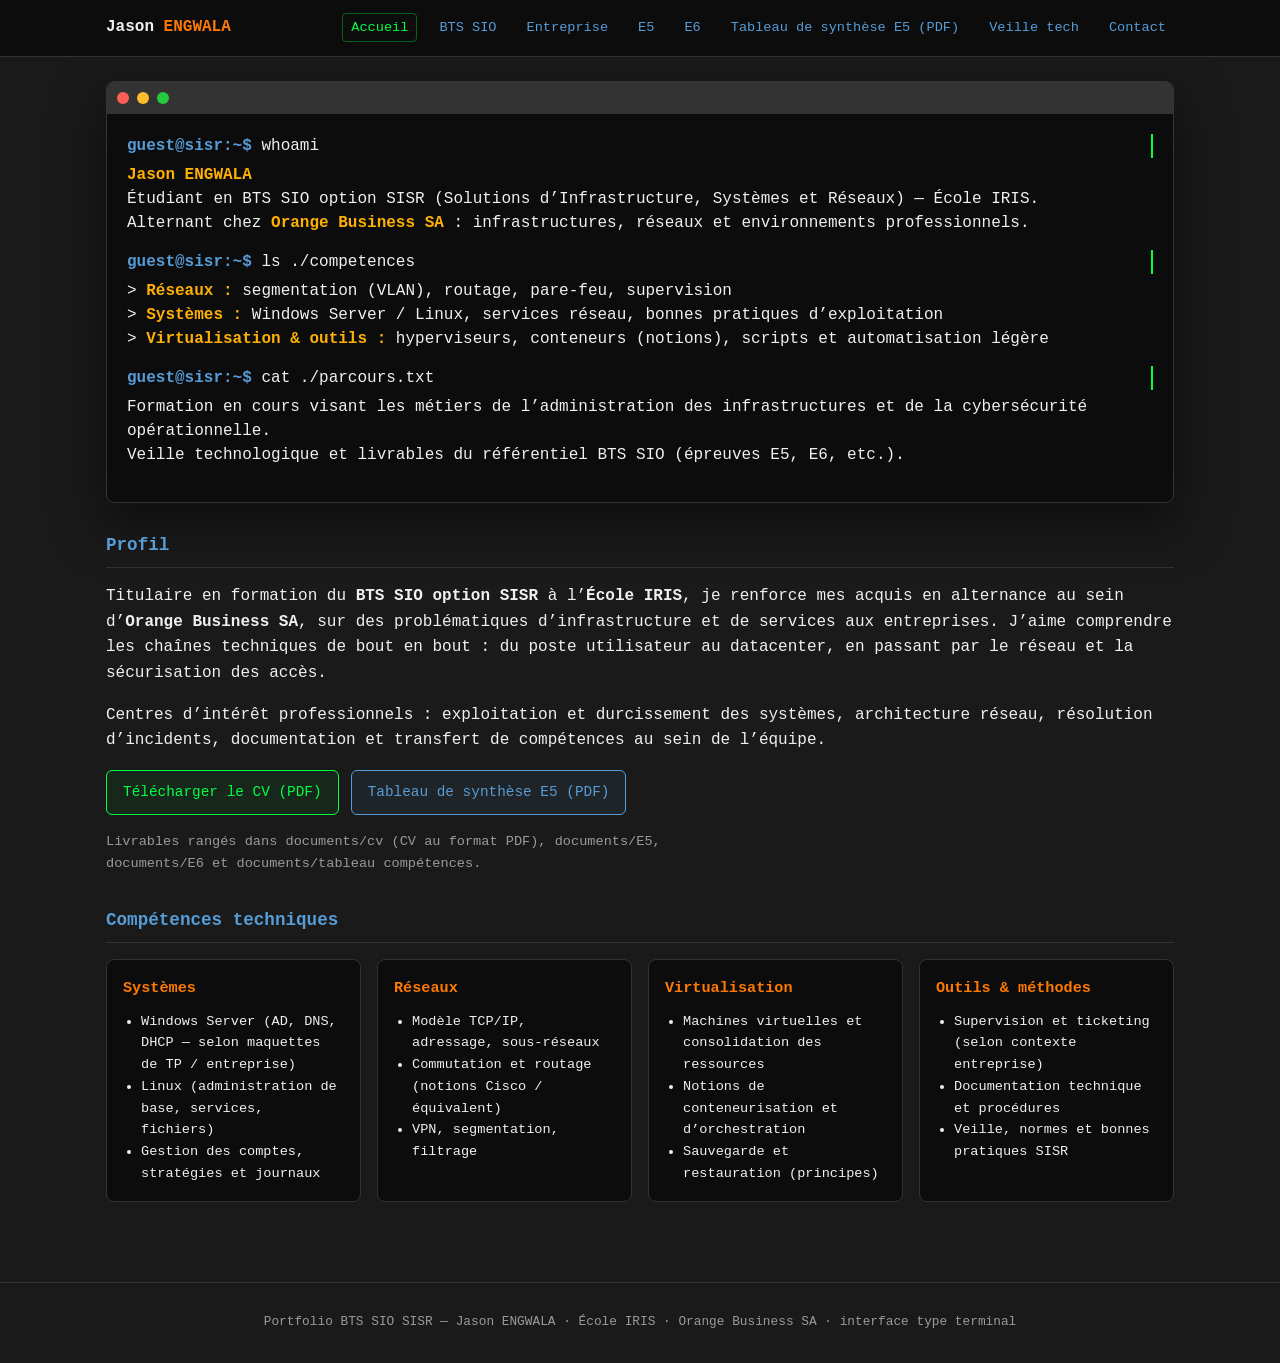
<file: index.html>
<!DOCTYPE html>
<html lang="fr">
<head>
    <meta charset="UTF-8">
    <meta name="viewport" content="width=device-width, initial-scale=1.0">
    <meta name="description" content="Portfolio de Jason ENGWALA — BTS SIO option SISR, alternance Orange Business SA.">
    <title>Accueil | Jason ENGWALA — BTS SIO SISR</title>
    <link rel="stylesheet" href="css/styles.css">
</head>
<body>
    <header class="site-header">
        <div class="site-header__inner">
            <a class="brand" href="index.html">Jason <span>ENGWALA</span></a>
            <button type="button" class="nav-toggle" aria-label="Ouvrir le menu" aria-expanded="false">
                <span></span><span></span><span></span>
            </button>
            <nav class="nav-primary" aria-label="Navigation principale">
                <ul>
                    <li><a href="index.html" aria-current="page">Accueil</a></li>
                    <li><a href="bts-sio.html">BTS SIO</a></li>
                    <li><a href="entreprise.html">Entreprise</a></li>
                    <li><a href="e5.html">E5</a></li>
                    <li><a href="e6.html">E6</a></li>
                    <li><a href="documents/tableau%20comp%C3%A9tences/BTS_SIO_Annexe_VI.5_Epreuve%20E5%20-%20Tableau%20de%20synthe_se_2026%20%281%29.pdf" target="_blank" rel="noopener">Tableau de synthèse E5 (PDF)</a></li>
                    <li><a href="veille.html">Veille tech</a></li>
                    <li><a href="contact.html">Contact</a></li>
                </ul>
            </nav>
        </div>
    </header>

    <main>
        <div class="terminal-window">
            <div class="terminal-header">
                <div class="dot red"></div>
                <div class="dot yellow"></div>
                <div class="dot green"></div>
            </div>
            <div class="terminal-body">
                <div class="line l1"><span class="prompt">guest@sisr:~$</span> whoami</div>
                <div class="response r1">
                    <span class="highlight">Jason ENGWALA</span><br>
                    Étudiant en BTS SIO option SISR (Solutions d’Infrastructure, Systèmes et Réseaux) — École IRIS.<br>
                    Alternant chez <span class="highlight">Orange Business SA</span> : infrastructures, réseaux et environnements professionnels.
                </div>

                <div class="line l2"><span class="prompt">guest@sisr:~$</span> ls ./competences</div>
                <div class="response r2">
                    &gt; <span class="highlight">Réseaux :</span> segmentation (VLAN), routage, pare-feu, supervision<br>
                    &gt; <span class="highlight">Systèmes :</span> Windows Server / Linux, services réseau, bonnes pratiques d’exploitation<br>
                    &gt; <span class="highlight">Virtualisation &amp; outils :</span> hyperviseurs, conteneurs (notions), scripts et automatisation légère
                </div>

                <div class="line l3"><span class="prompt">guest@sisr:~$</span> cat ./parcours.txt</div>
                <div class="response r3">
                    Formation en cours visant les métiers de l’administration des infrastructures et de la cybersécurité opérationnelle.<br>
                    Veille technologique et livrables du référentiel BTS SIO (épreuves E5, E6, etc.).
                </div>
            </div>
        </div>

        <section class="section-block" id="profil">
            <h2>Profil</h2>
            <p>
                Titulaire en formation du <strong>BTS SIO option SISR</strong> à l’<strong>École IRIS</strong>, je renforce mes acquis en alternance au sein d’<strong>Orange Business SA</strong>,
                sur des problématiques d’infrastructure et de services aux entreprises. J’aime comprendre les chaînes techniques de bout en bout : du poste utilisateur au datacenter, en passant par le réseau et la sécurisation des accès.
            </p>
            <p>
                Centres d’intérêt professionnels : exploitation et durcissement des systèmes, architecture réseau, résolution d’incidents, documentation et transfert de compétences au sein de l’équipe.
            </p>
            <div class="cta-row">
                <a class="btn" href="documents/cv/CV%20JASON%20ENGWALA.pdf" download target="_blank" rel="noopener">Télécharger le CV (PDF)</a>
                <a class="btn btn--secondary" href="documents/tableau%20comp%C3%A9tences/BTS_SIO_Annexe_VI.5_Epreuve%20E5%20-%20Tableau%20de%20synthe_se_2026%20%281%29.pdf" target="_blank" rel="noopener">Tableau de synthèse E5 (PDF)</a>
            </div>
            <p class="page-intro" style="margin-top:16px;margin-bottom:0;font-size:0.85rem;">
                Livrables rangés dans <code>documents/cv</code> (CV au format PDF), <code>documents/E5</code>, <code>documents/E6</code> et <code>documents/tableau compétences</code>.
            </p>
        </section>

        <section class="section-block" id="competences">
            <h2>Compétences techniques</h2>
            <div class="cards-grid">
                <article class="card">
                    <h3>Systèmes</h3>
                    <ul>
                        <li>Windows Server (AD, DNS, DHCP — selon maquettes de TP / entreprise)</li>
                        <li>Linux (administration de base, services, fichiers)</li>
                        <li>Gestion des comptes, stratégies et journaux</li>
                    </ul>
                </article>
                <article class="card">
                    <h3>Réseaux</h3>
                    <ul>
                        <li>Modèle TCP/IP, adressage, sous-réseaux</li>
                        <li>Commutation et routage (notions Cisco / équivalent)</li>
                        <li>VPN, segmentation, filtrage</li>
                    </ul>
                </article>
                <article class="card">
                    <h3>Virtualisation</h3>
                    <ul>
                        <li>Machines virtuelles et consolidation des ressources</li>
                        <li>Notions de conteneurisation et d’orchestration</li>
                        <li>Sauvegarde et restauration (principes)</li>
                    </ul>
                </article>
                <article class="card">
                    <h3>Outils &amp; méthodes</h3>
                    <ul>
                        <li>Supervision et ticketing (selon contexte entreprise)</li>
                        <li>Documentation technique et procédures</li>
                        <li>Veille, normes et bonnes pratiques SISR</li>
                    </ul>
                </article>
            </div>
        </section>
    </main>

    <footer class="site-footer">
        <p>Portfolio BTS SIO SISR — Jason ENGWALA · École IRIS · Orange Business SA · interface type terminal</p>
    </footer>
    <script src="js/main.js"></script>
</body>
</html>
</file>
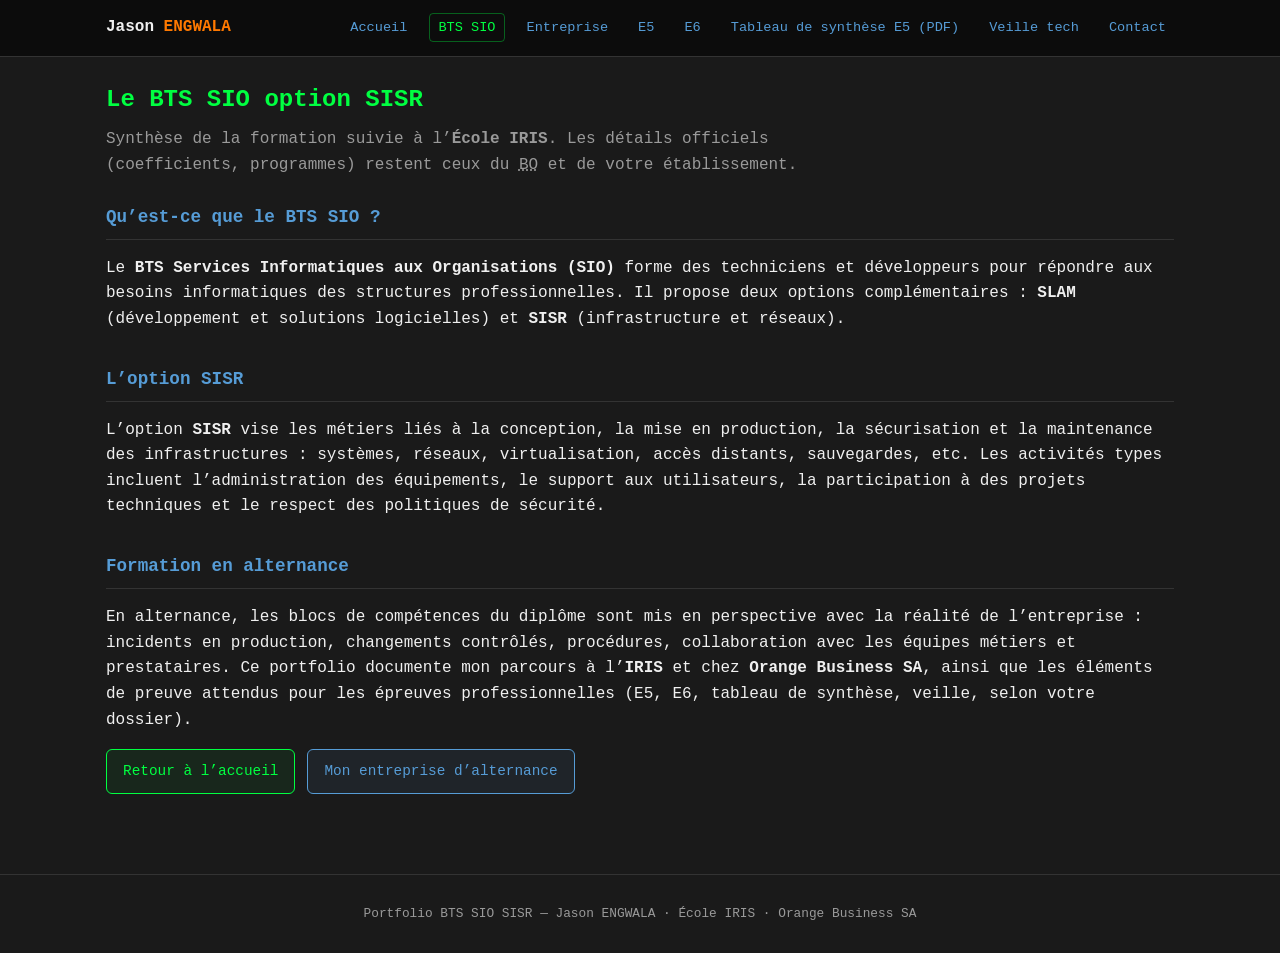
<file: bts-sio.html>
<!DOCTYPE html>
<html lang="fr">
<head>
    <meta charset="UTF-8">
    <meta name="viewport" content="width=device-width, initial-scale=1.0">
    <meta name="description" content="Présentation du BTS SIO option SISR — formation suivie par Jason ENGWALA à l’École IRIS.">
    <title>BTS SIO SISR | Jason ENGWALA</title>
    <link rel="stylesheet" href="css/styles.css">
</head>
<body>
    <header class="site-header">
        <div class="site-header__inner">
            <a class="brand" href="index.html">Jason <span>ENGWALA</span></a>
            <button type="button" class="nav-toggle" aria-label="Ouvrir le menu" aria-expanded="false">
                <span></span><span></span><span></span>
            </button>
            <nav class="nav-primary" aria-label="Navigation principale">
                <ul>
                    <li><a href="index.html">Accueil</a></li>
                    <li><a href="bts-sio.html" aria-current="page">BTS SIO</a></li>
                    <li><a href="entreprise.html">Entreprise</a></li>
                    <li><a href="e5.html">E5</a></li>
                    <li><a href="e6.html">E6</a></li>
                    <li><a href="documents/tableau%20comp%C3%A9tences/BTS_SIO_Annexe_VI.5_Epreuve%20E5%20-%20Tableau%20de%20synthe_se_2026%20%281%29.pdf" target="_blank" rel="noopener">Tableau de synthèse E5 (PDF)</a></li>
                    <li><a href="veille.html">Veille tech</a></li>
                    <li><a href="contact.html">Contact</a></li>
                </ul>
            </nav>
        </div>
    </header>

    <main>
        <h1 class="page-title">Le BTS SIO option SISR</h1>
        <p class="page-intro">
            Synthèse de la formation suivie à l’<strong>École IRIS</strong>. Les détails officiels (coefficients, programmes) restent ceux du <abbr title="Bulletin officiel de l’éducation nationale">BO</abbr> et de votre établissement.
        </p>

        <section class="section-block">
            <h2>Qu’est-ce que le BTS SIO ?</h2>
            <p>
                Le <strong>BTS Services Informatiques aux Organisations (SIO)</strong> forme des techniciens et développeurs pour répondre aux besoins informatiques des structures professionnelles.
                Il propose deux options complémentaires : <strong>SLAM</strong> (développement et solutions logicielles) et <strong>SISR</strong> (infrastructure et réseaux).
            </p>
        </section>

        <section class="section-block">
            <h2>L’option SISR</h2>
            <p>
                L’option <strong>SISR</strong> vise les métiers liés à la conception, la mise en production, la sécurisation et la maintenance des infrastructures : systèmes, réseaux, virtualisation, accès distants, sauvegardes, etc.
                Les activités types incluent l’administration des équipements, le support aux utilisateurs, la participation à des projets techniques et le respect des politiques de sécurité.
            </p>
        </section>

        <section class="section-block">
            <h2>Formation en alternance</h2>
            <p>
                En alternance, les blocs de compétences du diplôme sont mis en perspective avec la réalité de l’entreprise : incidents en production, changements contrôlés, procédures, collaboration avec les équipes métiers et prestataires.
                Ce portfolio documente mon parcours à l’<strong>IRIS</strong> et chez <strong>Orange Business SA</strong>, ainsi que les éléments de preuve attendus pour les épreuves professionnelles (E5, E6, tableau de synthèse, veille, selon votre dossier).
            </p>
            <div class="cta-row">
                <a class="btn" href="index.html">Retour à l’accueil</a>
                <a class="btn btn--secondary" href="entreprise.html">Mon entreprise d’alternance</a>
            </div>
        </section>
    </main>

    <footer class="site-footer">
        <p>Portfolio BTS SIO SISR — Jason ENGWALA · École IRIS · Orange Business SA</p>
    </footer>
    <script src="js/main.js"></script>
</body>
</html>
</file>
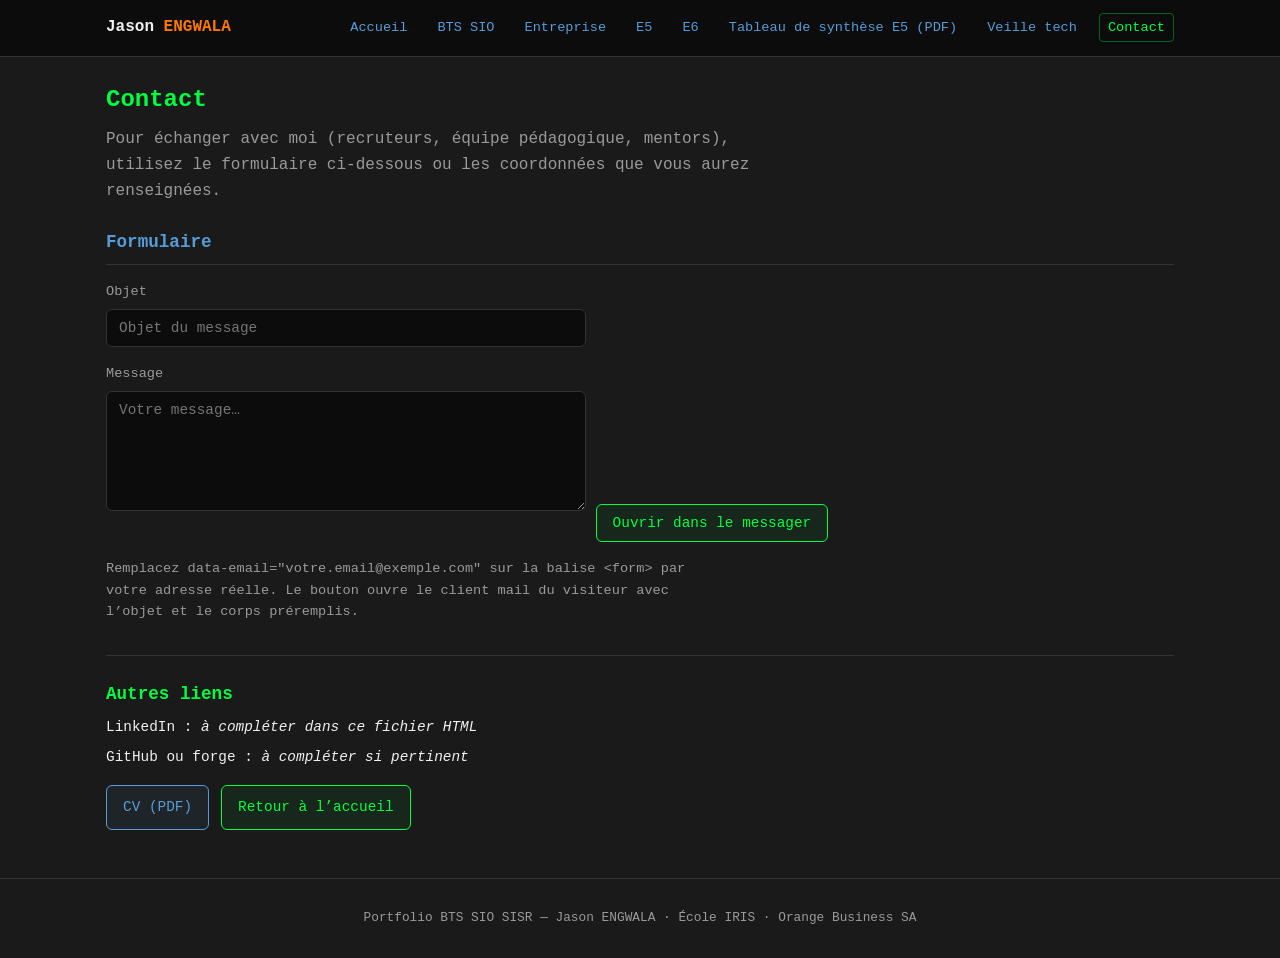
<file: contact.html>
<!DOCTYPE html>
<html lang="fr">
<head>
    <meta charset="UTF-8">
    <meta name="viewport" content="width=device-width, initial-scale=1.0">
    <meta name="description" content="Contact — Jason ENGWALA, portfolio BTS SIO SISR.">
    <title>Contact | Jason ENGWALA</title>
    <link rel="stylesheet" href="css/styles.css">
</head>
<body>
    <header class="site-header">
        <div class="site-header__inner">
            <a class="brand" href="index.html">Jason <span>ENGWALA</span></a>
            <button type="button" class="nav-toggle" aria-label="Ouvrir le menu" aria-expanded="false">
                <span></span><span></span><span></span>
            </button>
            <nav class="nav-primary" aria-label="Navigation principale">
                <ul>
                    <li><a href="index.html">Accueil</a></li>
                    <li><a href="bts-sio.html">BTS SIO</a></li>
                    <li><a href="entreprise.html">Entreprise</a></li>
                    <li><a href="e5.html">E5</a></li>
                    <li><a href="e6.html">E6</a></li>
                    <li><a href="documents/tableau%20comp%C3%A9tences/BTS_SIO_Annexe_VI.5_Epreuve%20E5%20-%20Tableau%20de%20synthe_se_2026%20%281%29.pdf" target="_blank" rel="noopener">Tableau de synthèse E5 (PDF)</a></li>
                    <li><a href="veille.html">Veille tech</a></li>
                    <li><a href="contact.html" aria-current="page">Contact</a></li>
                </ul>
            </nav>
        </div>
    </header>

    <main>
        <h1 class="page-title">Contact</h1>
        <p class="page-intro">
            Pour échanger avec moi (recruteurs, équipe pédagogique, mentors), utilisez le formulaire ci-dessous ou les coordonnées que vous aurez renseignées.
        </p>

        <section class="section-block">
            <h2>Formulaire</h2>
            <form class="contact-form" id="contact-form" action="#" method="post" data-email="votre.email@exemple.com">
                <label for="subject">Objet</label>
                <input type="text" id="subject" name="subject" required placeholder="Objet du message" autocomplete="off">

                <label for="body">Message</label>
                <textarea id="body" name="body" required placeholder="Votre message…" autocomplete="off"></textarea>

                <button type="submit" class="btn">Ouvrir dans le messager</button>
            </form>
            <p class="page-intro" style="margin-top:16px;font-size:0.85rem;">
                Remplacez <code>data-email="votre.email@exemple.com"</code> sur la balise <code>&lt;form&gt;</code> par votre adresse réelle. Le bouton ouvre le client mail du visiteur avec l’objet et le corps préremplis.
            </p>
        </section>

        <section class="contact-alt">
            <h2 class="page-title" style="font-size:1.1rem;">Autres liens</h2>
            <p>LinkedIn : <em>à compléter dans ce fichier HTML</em></p>
            <p>GitHub ou forge : <em>à compléter si pertinent</em></p>
            <div class="cta-row">
                <a class="btn btn--secondary" href="documents/cv/CV%20JASON%20ENGWALA.pdf" download target="_blank" rel="noopener">CV (PDF)</a>
                <a class="btn" href="index.html">Retour à l’accueil</a>
            </div>
        </section>
    </main>

    <footer class="site-footer">
        <p>Portfolio BTS SIO SISR — Jason ENGWALA · École IRIS · Orange Business SA</p>
    </footer>
    <script src="js/main.js"></script>
</body>
</html>
</file>
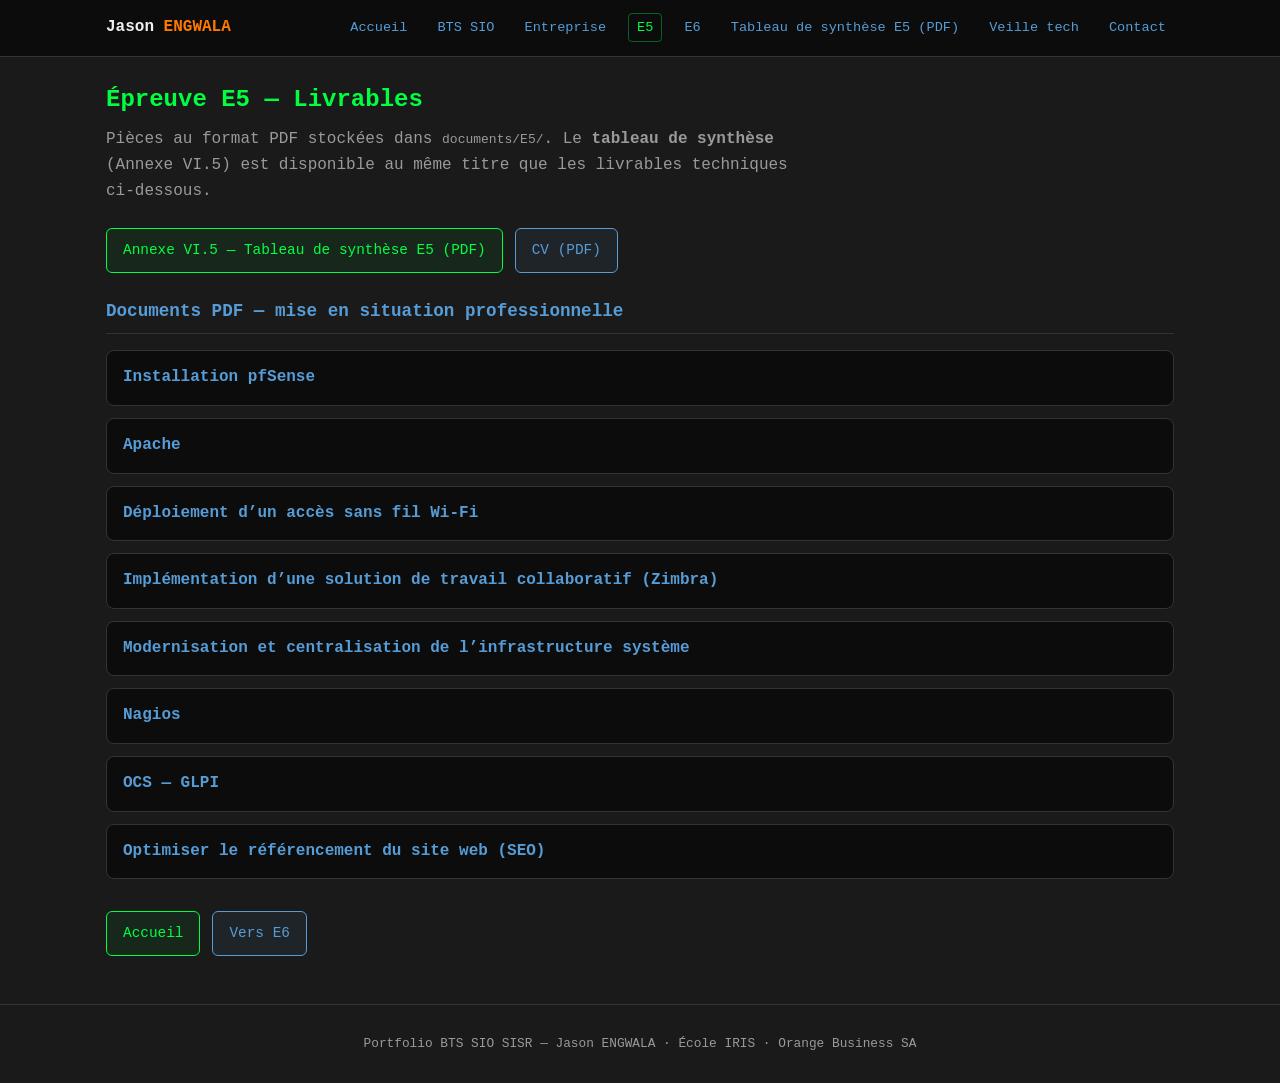
<file: e5.html>
<!DOCTYPE html>
<html lang="fr">
<head>
    <meta charset="UTF-8">
    <meta name="viewport" content="width=device-width, initial-scale=1.0">
    <meta name="description" content="Épreuve E5 — livrables PDF du portfolio Jason ENGWALA BTS SIO SISR.">
    <title>E5 — Livrables | Jason ENGWALA</title>
    <link rel="stylesheet" href="css/styles.css">
</head>
<body>
    <header class="site-header">
        <div class="site-header__inner">
            <a class="brand" href="index.html">Jason <span>ENGWALA</span></a>
            <button type="button" class="nav-toggle" aria-label="Ouvrir le menu" aria-expanded="false">
                <span></span><span></span><span></span>
            </button>
            <nav class="nav-primary" aria-label="Navigation principale">
                <ul>
                    <li><a href="index.html">Accueil</a></li>
                    <li><a href="bts-sio.html">BTS SIO</a></li>
                    <li><a href="entreprise.html">Entreprise</a></li>
                    <li><a href="e5.html" aria-current="page">E5</a></li>
                    <li><a href="e6.html">E6</a></li>
                    <li><a href="documents/tableau%20comp%C3%A9tences/BTS_SIO_Annexe_VI.5_Epreuve%20E5%20-%20Tableau%20de%20synthe_se_2026%20%281%29.pdf" target="_blank" rel="noopener">Tableau de synthèse E5 (PDF)</a></li>
                    <li><a href="veille.html">Veille tech</a></li>
                    <li><a href="contact.html">Contact</a></li>
                </ul>
            </nav>
        </div>
    </header>

    <main>
        <h1 class="page-title">Épreuve E5 — Livrables</h1>
        <p class="page-intro">
            Pièces au format PDF stockées dans <code>documents/E5/</code>. Le <strong>tableau de synthèse</strong> (Annexe VI.5) est disponible au même titre que les livrables techniques ci-dessous.
        </p>

        <div class="cta-row" style="margin-bottom:24px;">
            <a class="btn" href="documents/tableau%20comp%C3%A9tences/BTS_SIO_Annexe_VI.5_Epreuve%20E5%20-%20Tableau%20de%20synthe_se_2026%20%281%29.pdf" target="_blank" rel="noopener">Annexe VI.5 — Tableau de synthèse E5 (PDF)</a>
            <a class="btn btn--secondary" href="documents/cv/CV%20JASON%20ENGWALA.pdf" download target="_blank" rel="noopener">CV (PDF)</a>
        </div>

        <section class="section-block">
            <h2>Documents PDF — mise en situation professionnelle</h2>
            <ul class="pdf-list">
                <li><a href="documents/E5/1-installation%20pfsense%201.pdf" target="_blank" rel="noopener">Installation pfSense</a></li>
                <li><a href="documents/E5/apache%20%281%29%202.pdf" target="_blank" rel="noopener">Apache</a></li>
                <li><a href="documents/E5/Deploiement%20d%27un%20acces%20sans%20fil%20wifi%201.pdf" target="_blank" rel="noopener">Déploiement d’un accès sans fil Wi-Fi</a></li>
                <li><a href="documents/E5/Impl%C3%A9mentation%20d%27une%20solution%20de%20travail%20collaboratif%20%28Zimbra%29%20%281%29%202.pdf" target="_blank" rel="noopener">Implémentation d’une solution de travail collaboratif (Zimbra)</a></li>
                <li><a href="documents/E5/Modernisation%20et%20centralisation%20de%20l%27infrastructure%20syst%C3%A8me%202.pdf" target="_blank" rel="noopener">Modernisation et centralisation de l’infrastructure système</a></li>
                <li><a href="documents/E5/Nagios%201.pdf" target="_blank" rel="noopener">Nagios</a></li>
                <li><a href="documents/E5/OCS-GLPI%204.pdf" target="_blank" rel="noopener">OCS — GLPI</a></li>
                <li><a href="documents/E5/Optimiser%20le%20referencement%20du%20site%20web%20avec%20SEO%201.pdf" target="_blank" rel="noopener">Optimiser le référencement du site web (SEO)</a></li>
            </ul>
        </section>

        <div class="cta-row">
            <a class="btn" href="index.html">Accueil</a>
            <a class="btn btn--secondary" href="e6.html">Vers E6</a>
        </div>
    </main>

    <footer class="site-footer">
        <p>Portfolio BTS SIO SISR — Jason ENGWALA · École IRIS · Orange Business SA</p>
    </footer>
    <script src="js/main.js"></script>
</body>
</html>
</file>
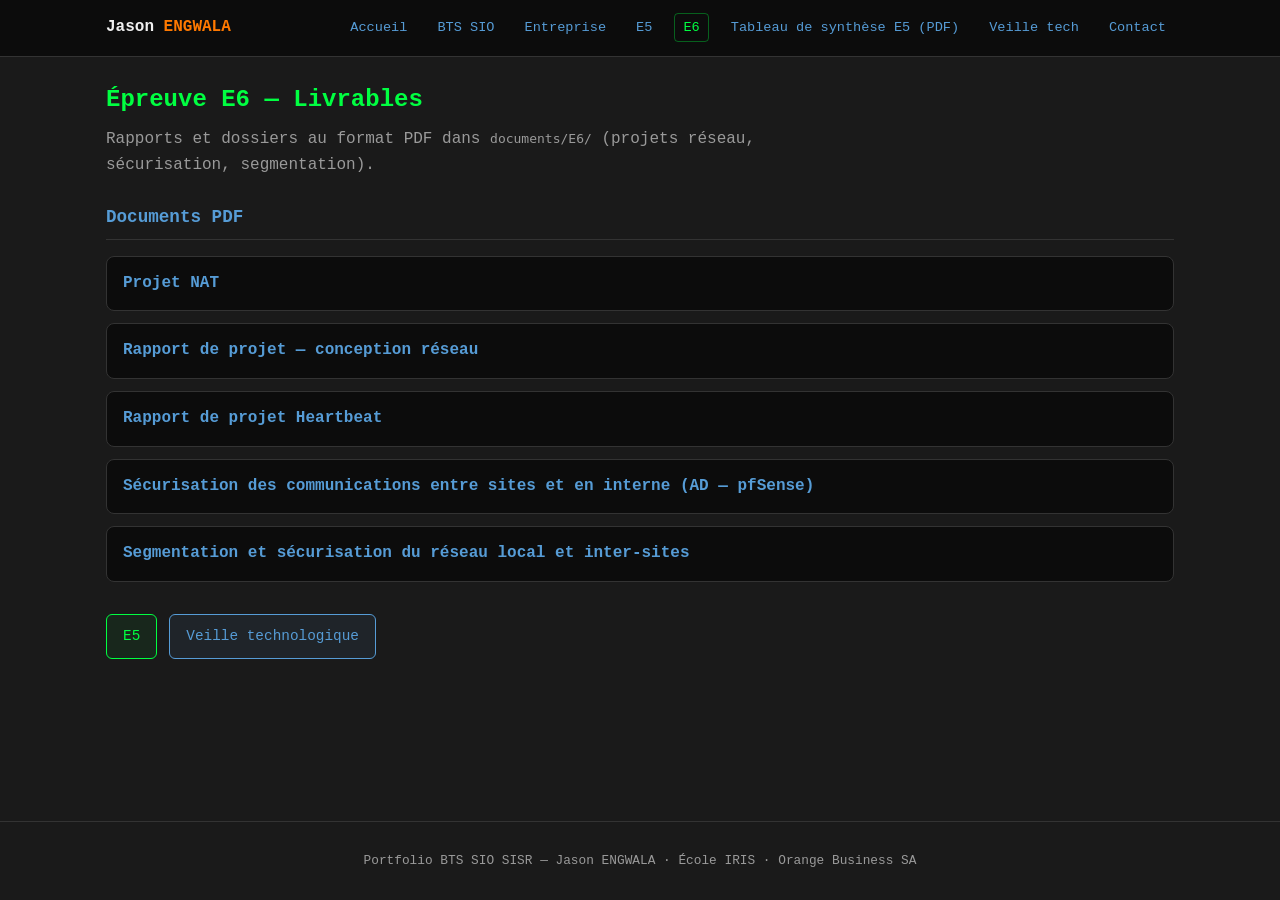
<file: e6.html>
<!DOCTYPE html>
<html lang="fr">
<head>
    <meta charset="UTF-8">
    <meta name="viewport" content="width=device-width, initial-scale=1.0">
    <meta name="description" content="Épreuve E6 — livrables PDF du portfolio Jason ENGWALA BTS SIO SISR.">
    <title>E6 — Livrables | Jason ENGWALA</title>
    <link rel="stylesheet" href="css/styles.css">
</head>
<body>
    <header class="site-header">
        <div class="site-header__inner">
            <a class="brand" href="index.html">Jason <span>ENGWALA</span></a>
            <button type="button" class="nav-toggle" aria-label="Ouvrir le menu" aria-expanded="false">
                <span></span><span></span><span></span>
            </button>
            <nav class="nav-primary" aria-label="Navigation principale">
                <ul>
                    <li><a href="index.html">Accueil</a></li>
                    <li><a href="bts-sio.html">BTS SIO</a></li>
                    <li><a href="entreprise.html">Entreprise</a></li>
                    <li><a href="e5.html">E5</a></li>
                    <li><a href="e6.html" aria-current="page">E6</a></li>
                    <li><a href="documents/tableau%20comp%C3%A9tences/BTS_SIO_Annexe_VI.5_Epreuve%20E5%20-%20Tableau%20de%20synthe_se_2026%20%281%29.pdf" target="_blank" rel="noopener">Tableau de synthèse E5 (PDF)</a></li>
                    <li><a href="veille.html">Veille tech</a></li>
                    <li><a href="contact.html">Contact</a></li>
                </ul>
            </nav>
        </div>
    </header>

    <main>
        <h1 class="page-title">Épreuve E6 — Livrables</h1>
        <p class="page-intro">
            Rapports et dossiers au format PDF dans <code>documents/E6/</code> (projets réseau, sécurisation, segmentation).
        </p>

        <section class="section-block">
            <h2>Documents PDF</h2>
            <ul class="pdf-list">
                <li><a href="documents/E6/projet%20NAT%20%281%29%202.pdf" target="_blank" rel="noopener">Projet NAT</a></li>
                <li><a href="documents/E6/rapport%20de%20projet%20conception%20r%C3%A9seau%20%281%29%204.pdf" target="_blank" rel="noopener">Rapport de projet — conception réseau</a></li>
                <li><a href="documents/E6/rapport%20de%20projet%20heartbeat%207.pdf" target="_blank" rel="noopener">Rapport de projet Heartbeat</a></li>
                <li><a href="documents/E6/S%C3%A9curisation%20des%20communications%20entre%20sites%20et%20en%20interne%20AD-PFSENSE%201.pdf" target="_blank" rel="noopener">Sécurisation des communications entre sites et en interne (AD — pfSense)</a></li>
                <li><a href="documents/E6/Segmentation%20et%20s%C3%A9curisation%20du%20r%C3%A9seau%20local%20et%20inter-sites%202.pdf" target="_blank" rel="noopener">Segmentation et sécurisation du réseau local et inter-sites</a></li>
            </ul>
        </section>

        <div class="cta-row">
            <a class="btn" href="e5.html">E5</a>
            <a class="btn btn--secondary" href="veille.html">Veille technologique</a>
        </div>
    </main>

    <footer class="site-footer">
        <p>Portfolio BTS SIO SISR — Jason ENGWALA · École IRIS · Orange Business SA</p>
    </footer>
    <script src="js/main.js"></script>
</body>
</html>
</file>
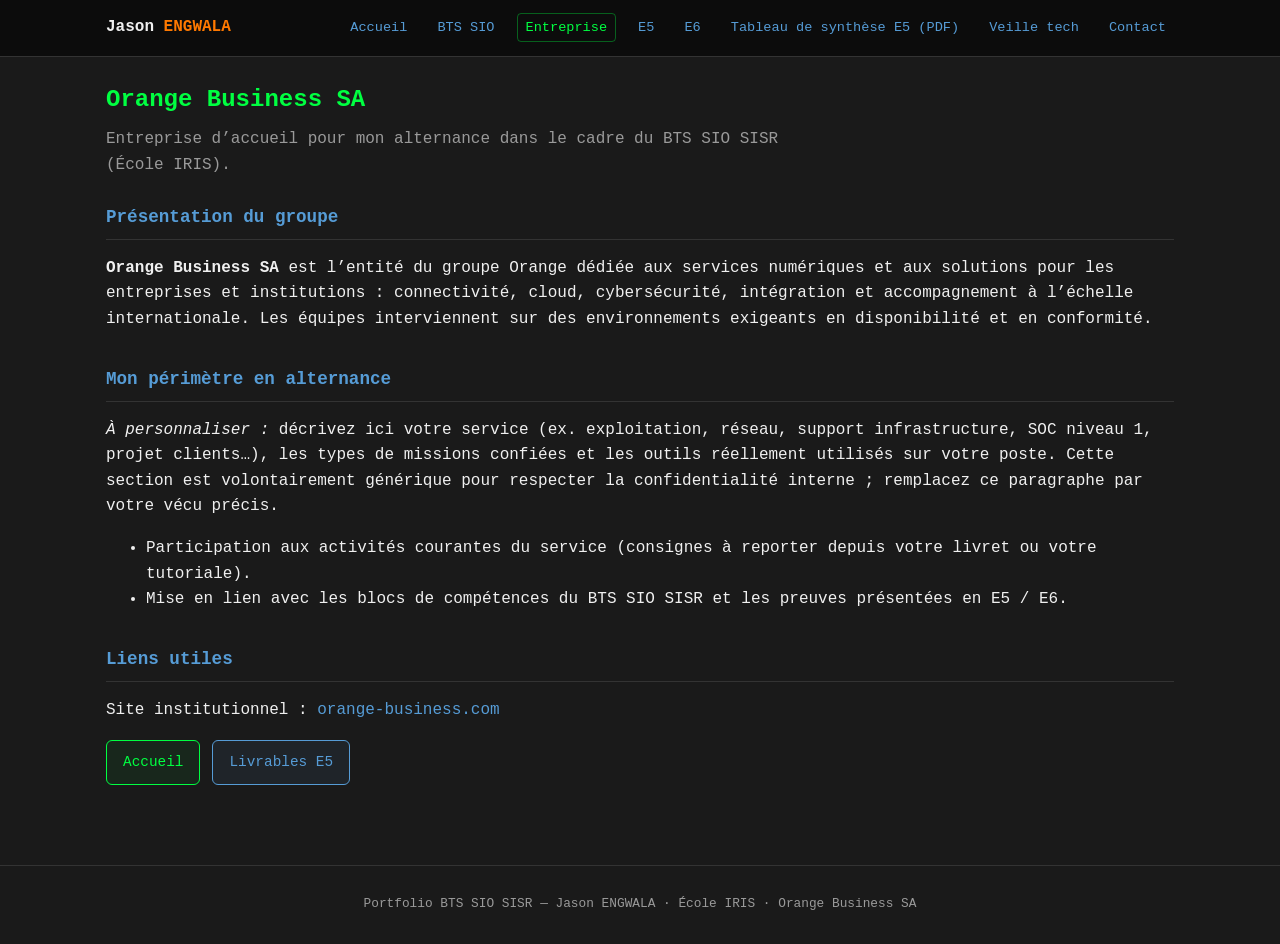
<file: entreprise.html>
<!DOCTYPE html>
<html lang="fr">
<head>
    <meta charset="UTF-8">
    <meta name="viewport" content="width=device-width, initial-scale=1.0">
    <meta name="description" content="Alternance de Jason ENGWALA chez Orange Business SA — contexte entreprise BTS SIO SISR.">
    <title>Entreprise | Jason ENGWALA — Orange Business SA</title>
    <link rel="stylesheet" href="css/styles.css">
</head>
<body>
    <header class="site-header">
        <div class="site-header__inner">
            <a class="brand" href="index.html">Jason <span>ENGWALA</span></a>
            <button type="button" class="nav-toggle" aria-label="Ouvrir le menu" aria-expanded="false">
                <span></span><span></span><span></span>
            </button>
            <nav class="nav-primary" aria-label="Navigation principale">
                <ul>
                    <li><a href="index.html">Accueil</a></li>
                    <li><a href="bts-sio.html">BTS SIO</a></li>
                    <li><a href="entreprise.html" aria-current="page">Entreprise</a></li>
                    <li><a href="e5.html">E5</a></li>
                    <li><a href="e6.html">E6</a></li>
                    <li><a href="documents/tableau%20comp%C3%A9tences/BTS_SIO_Annexe_VI.5_Epreuve%20E5%20-%20Tableau%20de%20synthe_se_2026%20%281%29.pdf" target="_blank" rel="noopener">Tableau de synthèse E5 (PDF)</a></li>
                    <li><a href="veille.html">Veille tech</a></li>
                    <li><a href="contact.html">Contact</a></li>
                </ul>
            </nav>
        </div>
    </header>

    <main>
        <h1 class="page-title">Orange Business SA</h1>
        <p class="page-intro">
            Entreprise d’accueil pour mon alternance dans le cadre du BTS SIO SISR (École IRIS).
        </p>

        <section class="section-block">
            <h2>Présentation du groupe</h2>
            <p>
                <strong>Orange Business SA</strong> est l’entité du groupe Orange dédiée aux services numériques et aux solutions pour les entreprises et institutions : connectivité, cloud, cybersécurité, intégration et accompagnement à l’échelle internationale.
                Les équipes interviennent sur des environnements exigeants en disponibilité et en conformité.
            </p>
        </section>

        <section class="section-block">
            <h2>Mon périmètre en alternance</h2>
            <p>
                <em>À personnaliser :</em> décrivez ici votre service (ex. exploitation, réseau, support infrastructure, SOC niveau 1, projet clients…),
                les types de missions confiées et les outils réellement utilisés sur votre poste. Cette section est volontairement générique pour respecter la confidentialité interne ; remplacez ce paragraphe par votre vécu précis.
            </p>
            <ul>
                <li>Participation aux activités courantes du service (consignes à reporter depuis votre livret ou votre tutoriale).</li>
                <li>Mise en lien avec les blocs de compétences du BTS SIO SISR et les preuves présentées en E5 / E6.</li>
            </ul>
        </section>

        <section class="section-block">
            <h2>Liens utiles</h2>
            <p>
                Site institutionnel : <a href="https://www.orange-business.com/" target="_blank" rel="noopener noreferrer">orange-business.com</a>
            </p>
            <div class="cta-row">
                <a class="btn" href="index.html">Accueil</a>
                <a class="btn btn--secondary" href="e5.html">Livrables E5</a>
            </div>
        </section>
    </main>

    <footer class="site-footer">
        <p>Portfolio BTS SIO SISR — Jason ENGWALA · École IRIS · Orange Business SA</p>
    </footer>
    <script src="js/main.js"></script>
</body>
</html>
</file>
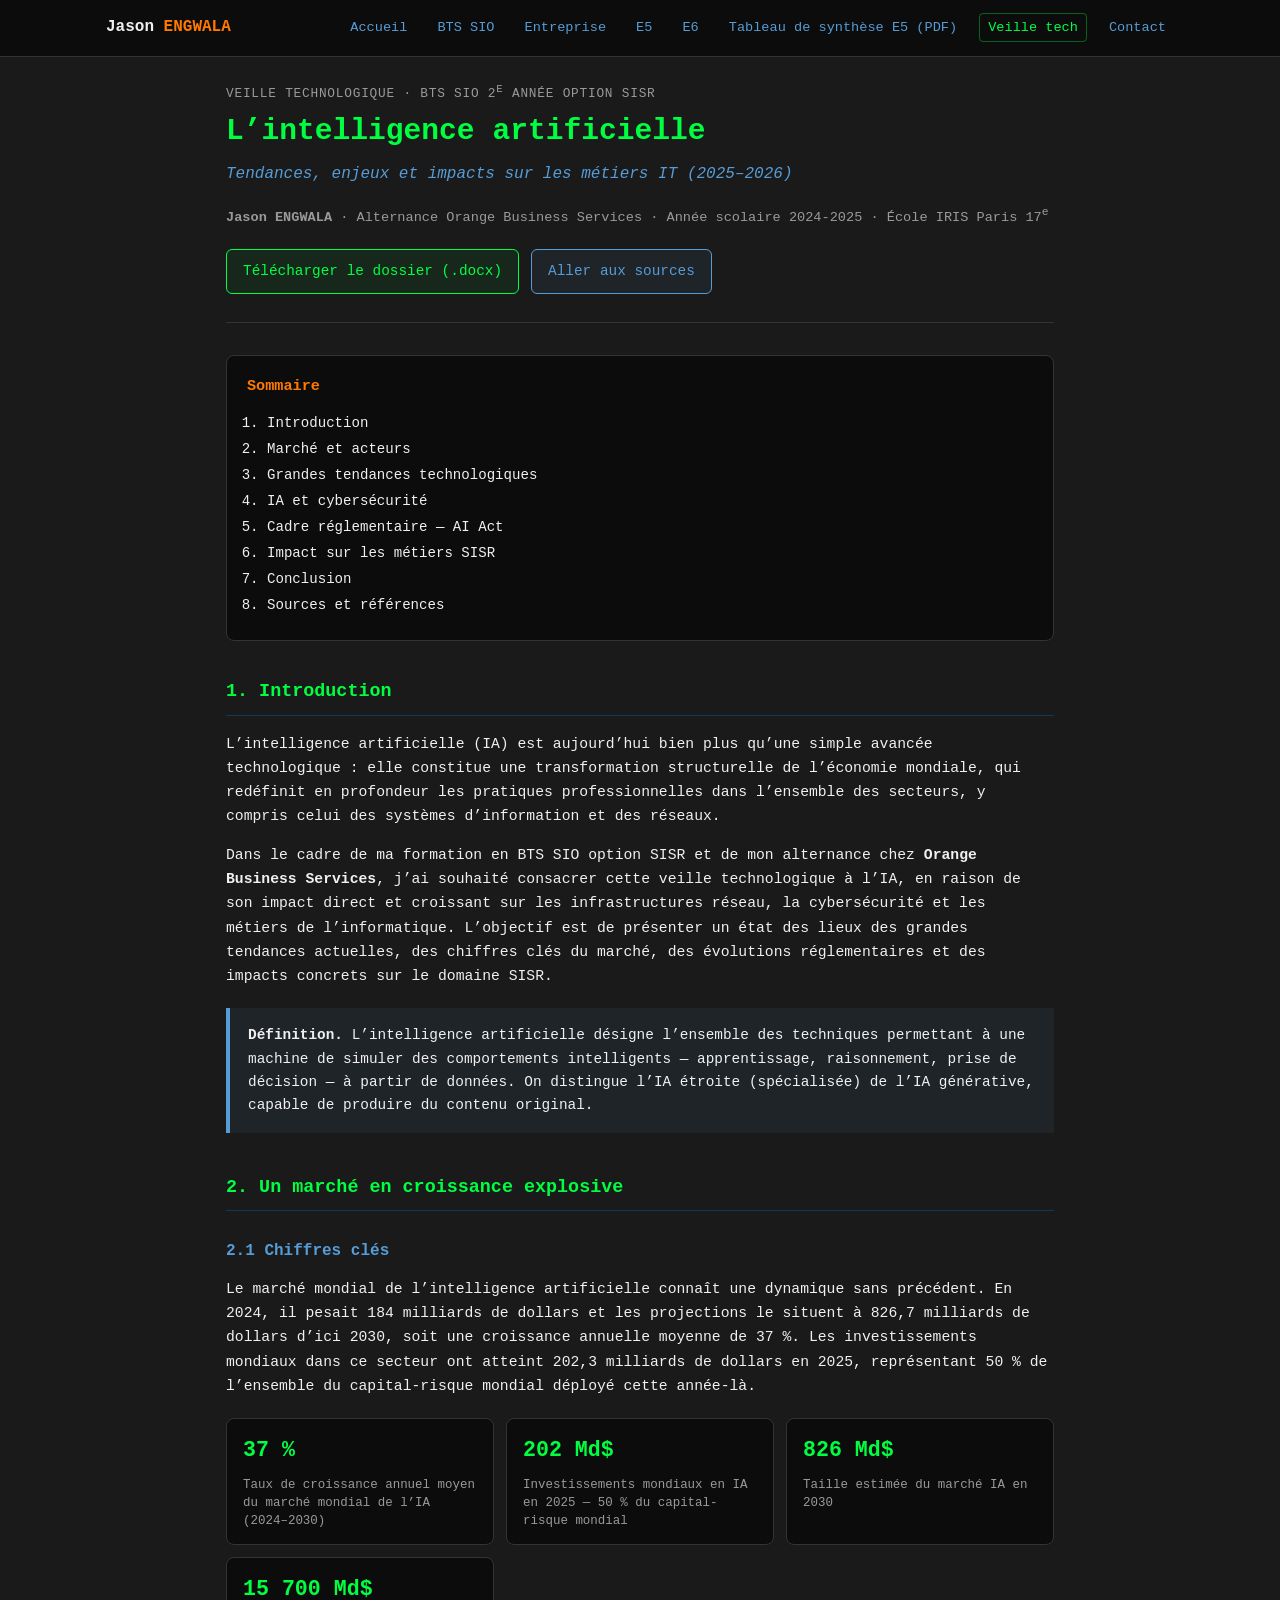
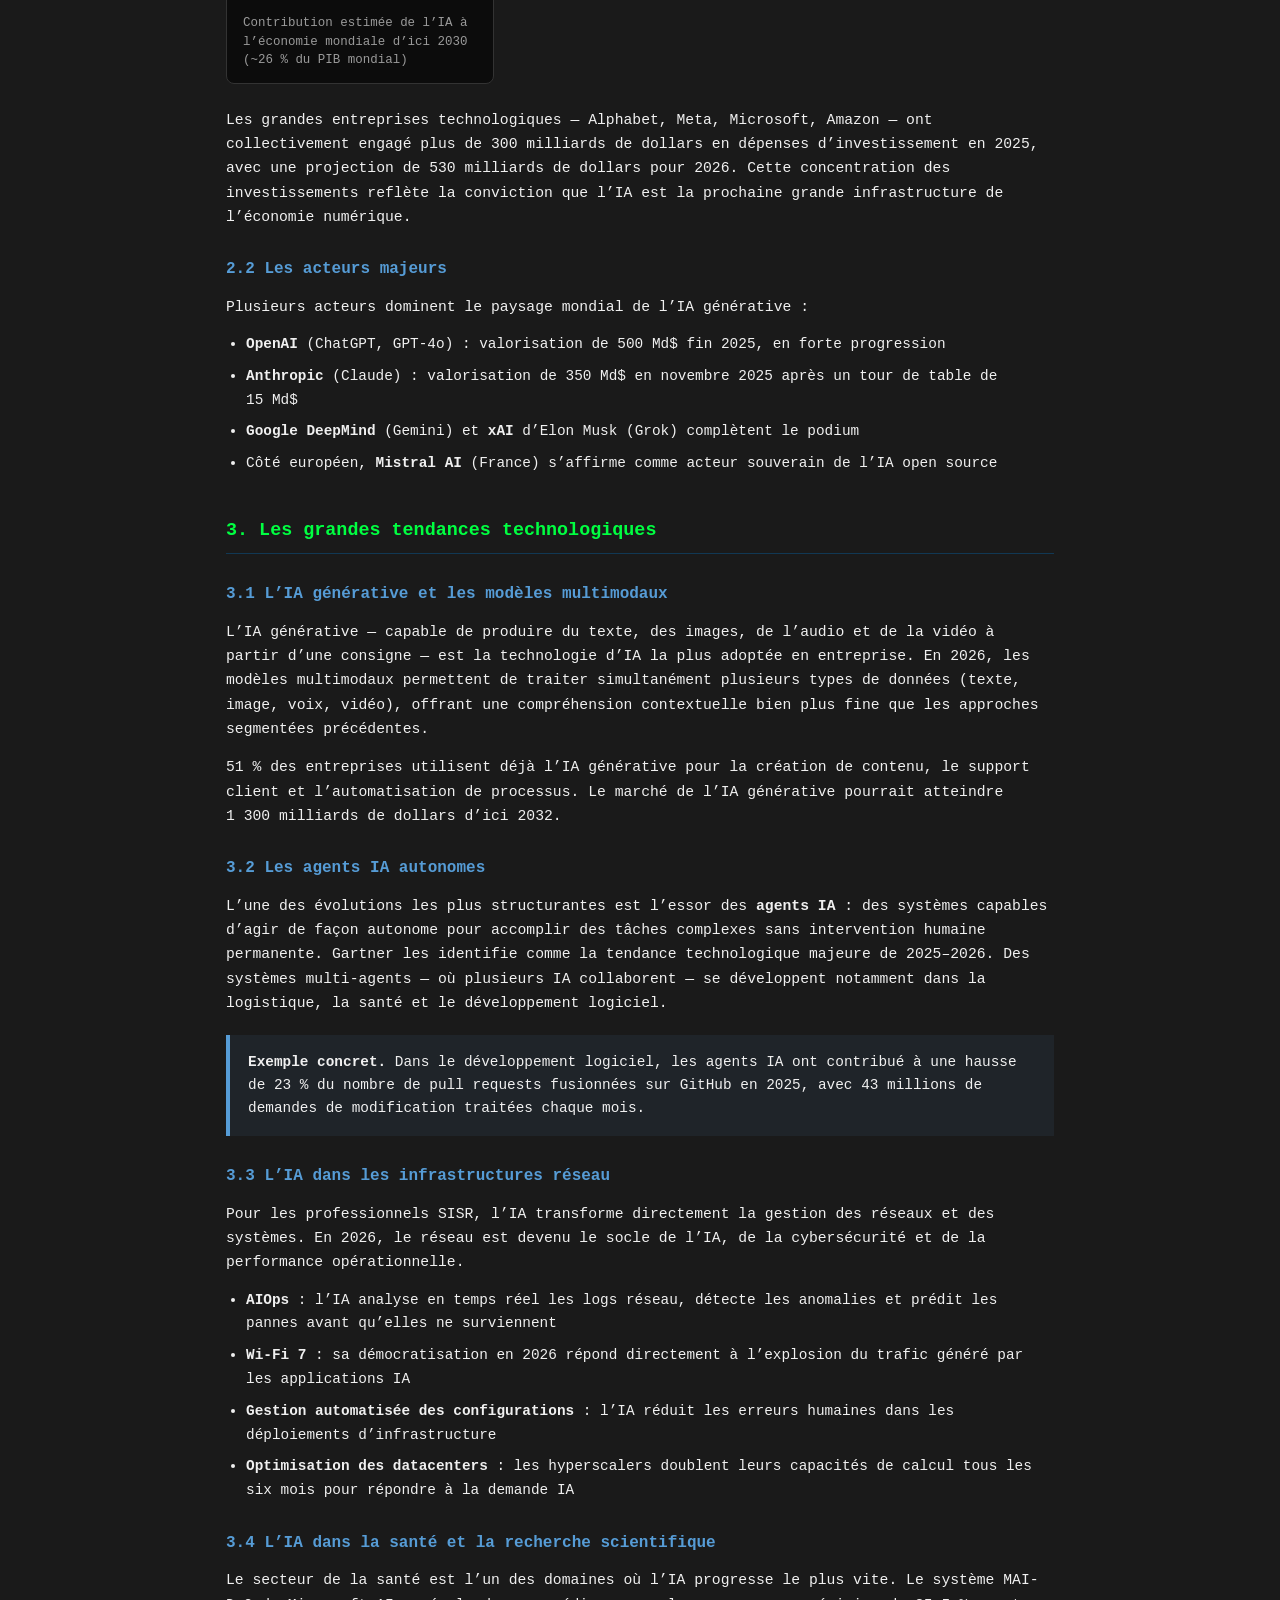
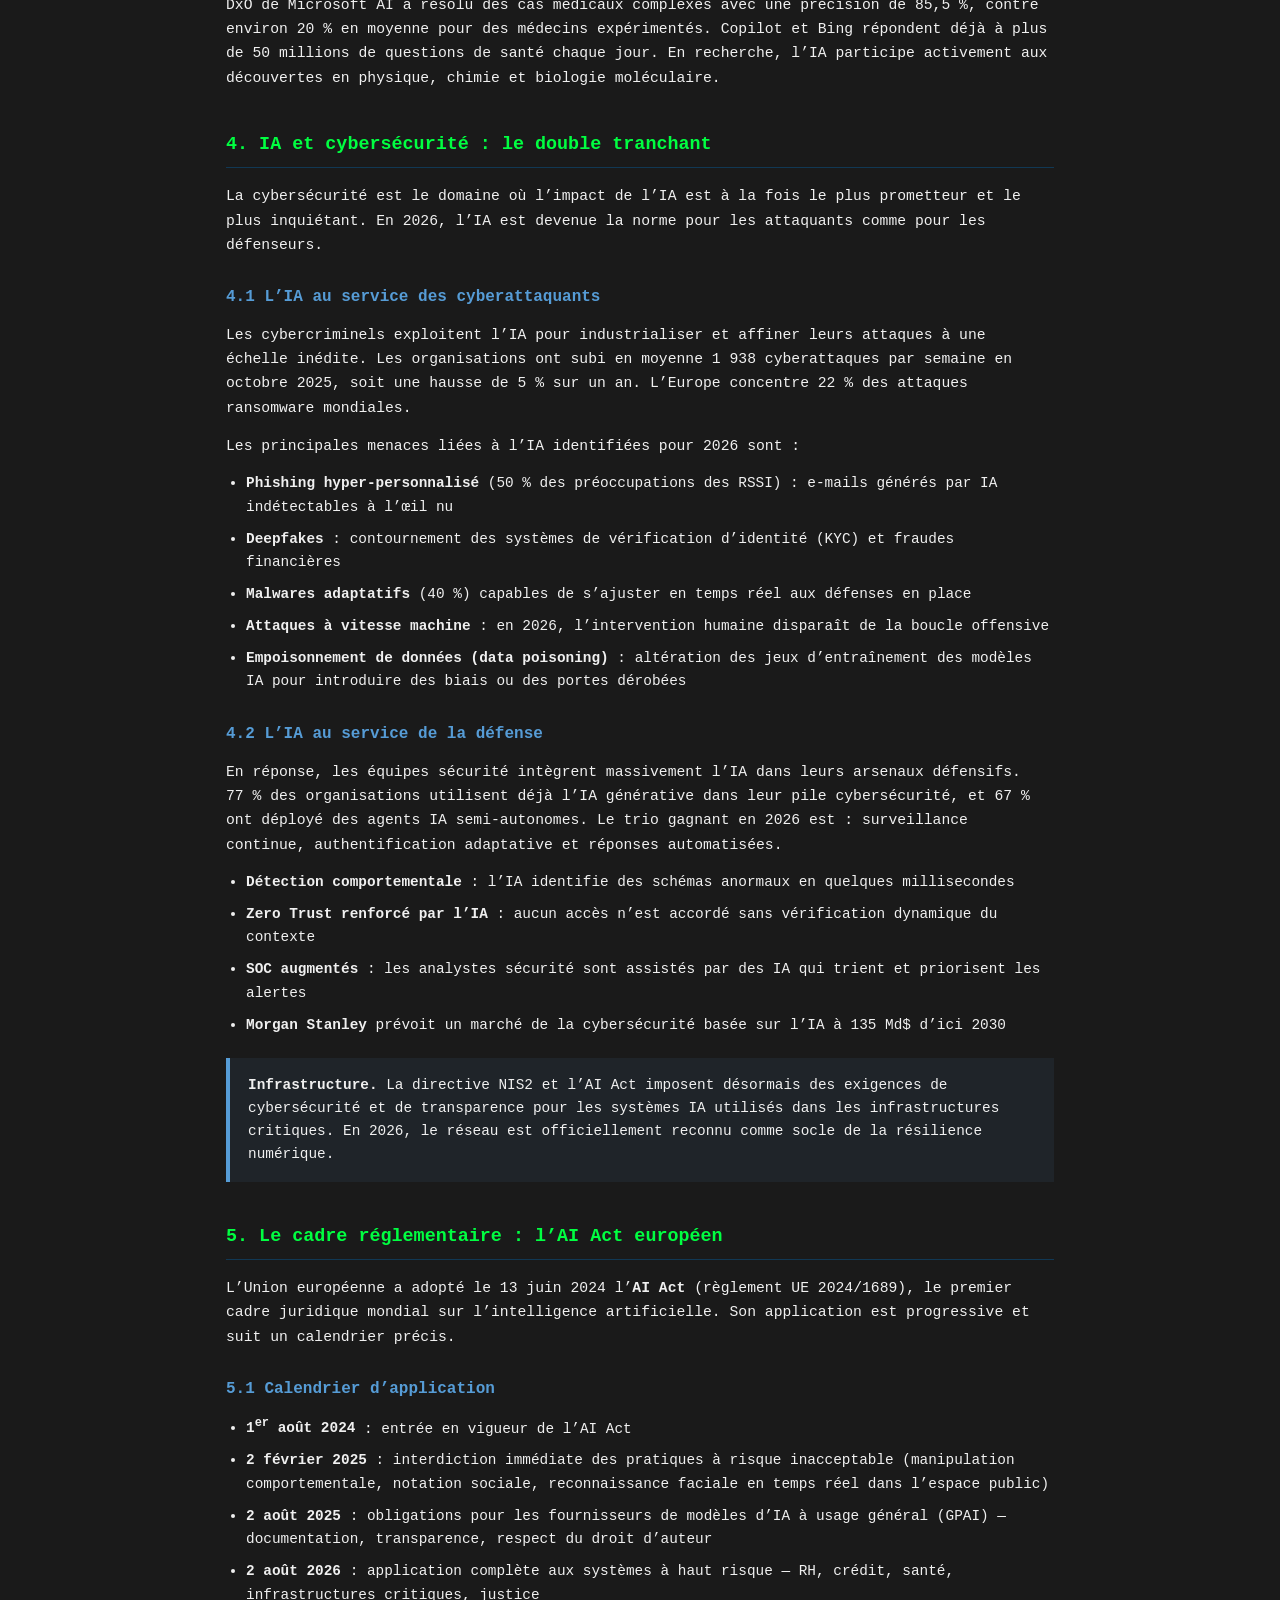
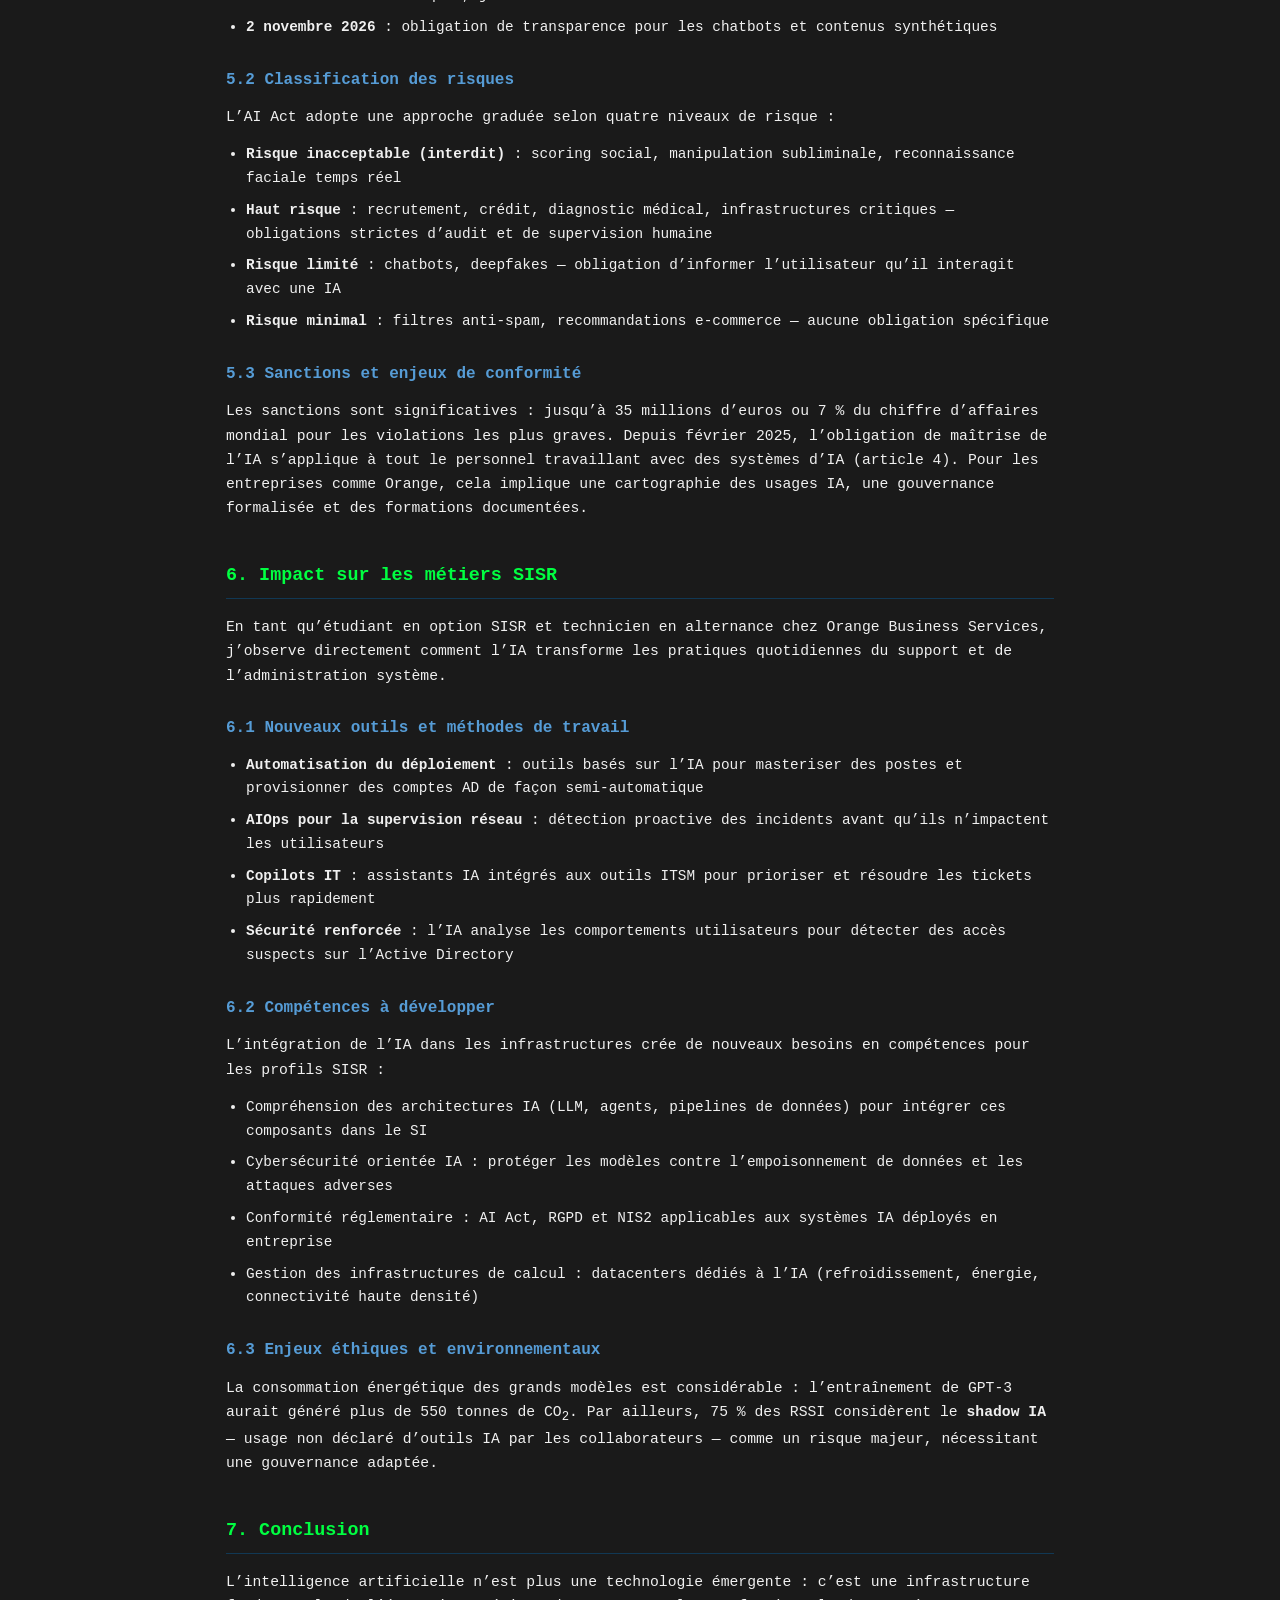
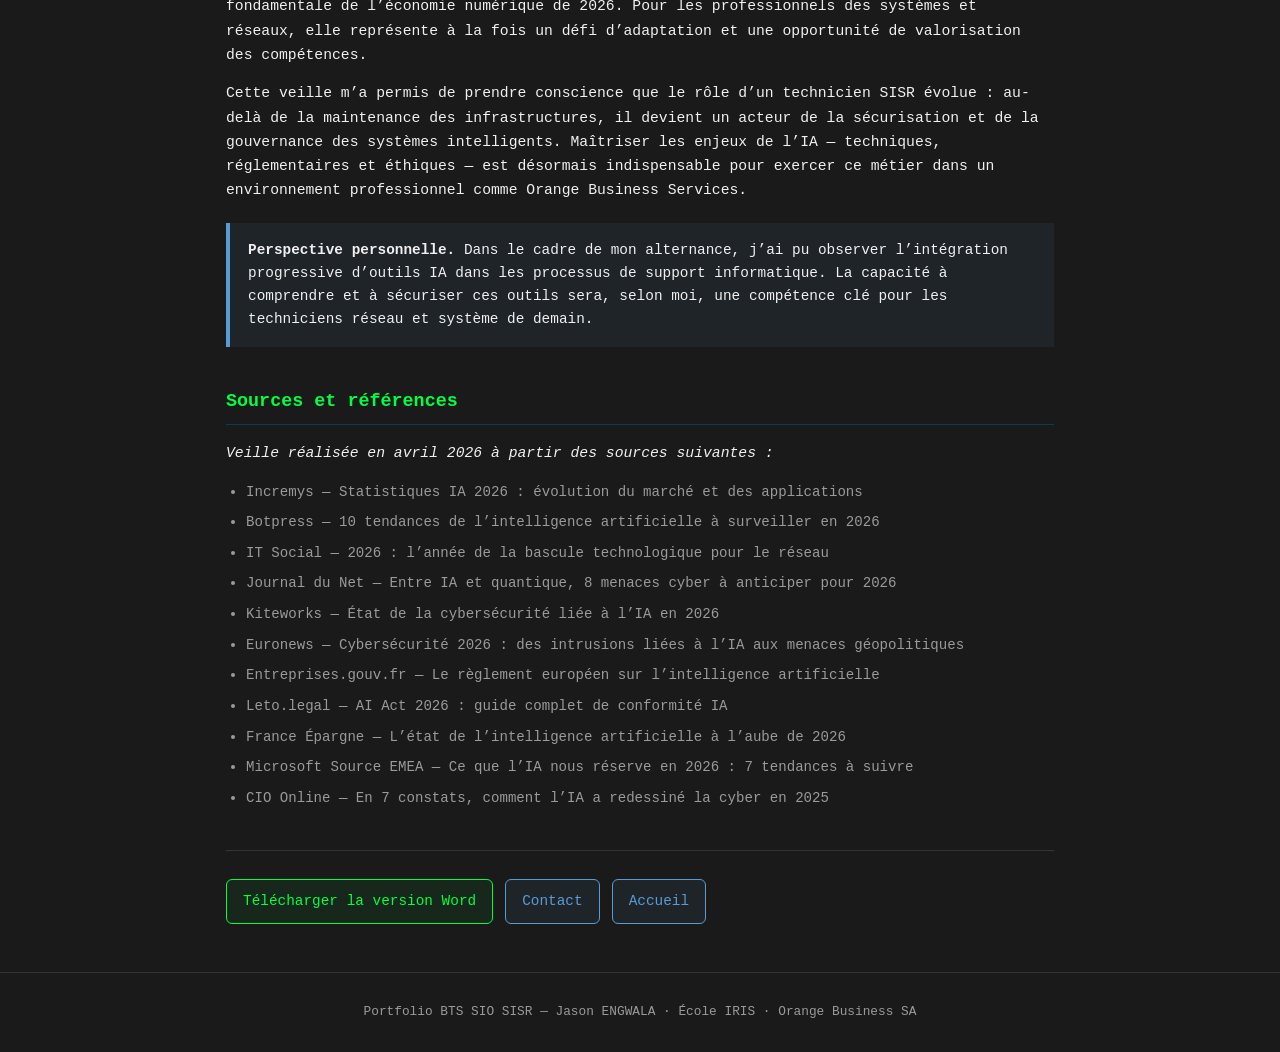
<file: veille.html>
<!DOCTYPE html>
<html lang="fr">
<head>
    <meta charset="UTF-8">
    <meta name="viewport" content="width=device-width, initial-scale=1.0">
    <meta name="description" content="Veille technologique — L'intelligence artificielle : tendances et impacts SISR (Jason ENGWALA, IRIS, Orange Business Services).">
    <title>Veille tech — IA | Jason ENGWALA</title>
    <link rel="stylesheet" href="css/styles.css">
</head>
<body>
    <header class="site-header">
        <div class="site-header__inner">
            <a class="brand" href="index.html">Jason <span>ENGWALA</span></a>
            <button type="button" class="nav-toggle" aria-label="Ouvrir le menu" aria-expanded="false">
                <span></span><span></span><span></span>
            </button>
            <nav class="nav-primary" aria-label="Navigation principale">
                <ul>
                    <li><a href="index.html">Accueil</a></li>
                    <li><a href="bts-sio.html">BTS SIO</a></li>
                    <li><a href="entreprise.html">Entreprise</a></li>
                    <li><a href="e5.html">E5</a></li>
                    <li><a href="e6.html">E6</a></li>
                    <li><a href="documents/tableau%20comp%C3%A9tences/BTS_SIO_Annexe_VI.5_Epreuve%20E5%20-%20Tableau%20de%20synthe_se_2026%20%281%29.pdf" target="_blank" rel="noopener">Tableau de synthèse E5 (PDF)</a></li>
                    <li><a href="veille.html" aria-current="page">Veille tech</a></li>
                    <li><a href="contact.html">Contact</a></li>
                </ul>
            </nav>
        </div>
    </header>

    <main class="veille-main">
        <header class="veille-hero">
            <p class="veille-hero__label">Veille technologique · BTS SIO 2<sup>e</sup> année option SISR</p>
            <h1 class="veille-hero__title">L’intelligence artificielle</h1>
            <p class="veille-hero__subtitle">Tendances, enjeux et impacts sur les métiers IT (2025–2026)</p>
            <p class="veille-hero__meta">
                <strong>Jason ENGWALA</strong> · Alternance Orange Business Services · Année scolaire 2024-2025 · École IRIS Paris 17<sup>e</sup>
            </p>
            <div class="cta-row veille-hero__cta">
                <a class="btn" href="documents/veille/veille_ia_jason.docx" download>Télécharger le dossier (.docx)</a>
                <a class="btn btn--secondary" href="#sources">Aller aux sources</a>
            </div>
        </header>

        <nav class="veille-toc" aria-label="Sommaire de la veille">
            <h2 class="veille-toc__title">Sommaire</h2>
            <ol class="veille-toc__list">
                <li><a href="#intro">Introduction</a></li>
                <li><a href="#marche">Marché et acteurs</a></li>
                <li><a href="#tendances">Grandes tendances technologiques</a></li>
                <li><a href="#cyber">IA et cybersécurité</a></li>
                <li><a href="#ai-act">Cadre réglementaire — AI Act</a></li>
                <li><a href="#sisr">Impact sur les métiers SISR</a></li>
                <li><a href="#conclusion">Conclusion</a></li>
                <li><a href="#sources">Sources et références</a></li>
            </ol>
        </nav>

        <section class="veille-section" id="intro">
            <h2>1. Introduction</h2>
            <p>
                L’intelligence artificielle (IA) est aujourd’hui bien plus qu’une simple avancée technologique : elle constitue une transformation structurelle de l’économie mondiale, qui redéfinit en profondeur les pratiques professionnelles dans l’ensemble des secteurs, y compris celui des systèmes d’information et des réseaux.
            </p>
            <p>
                Dans le cadre de ma formation en BTS SIO option SISR et de mon alternance chez <strong>Orange Business Services</strong>, j’ai souhaité consacrer cette veille technologique à l’IA, en raison de son impact direct et croissant sur les infrastructures réseau, la cybersécurité et les métiers de l’informatique. L’objectif est de présenter un état des lieux des grandes tendances actuelles, des chiffres clés du marché, des évolutions réglementaires et des impacts concrets sur le domaine SISR.
            </p>
            <aside class="veille-callout">
                <strong>Définition.</strong> L’intelligence artificielle désigne l’ensemble des techniques permettant à une machine de simuler des comportements intelligents — apprentissage, raisonnement, prise de décision — à partir de données. On distingue l’IA étroite (spécialisée) de l’IA générative, capable de produire du contenu original.
            </aside>
        </section>

        <section class="veille-section" id="marche">
            <h2>2. Un marché en croissance explosive</h2>

            <h3>2.1 Chiffres clés</h3>
            <p>
                Le marché mondial de l’intelligence artificielle connaît une dynamique sans précédent. En 2024, il pesait 184 milliards de dollars et les projections le situent à 826,7 milliards de dollars d’ici 2030, soit une croissance annuelle moyenne de 37&nbsp;%. Les investissements mondiaux dans ce secteur ont atteint 202,3 milliards de dollars en 2025, représentant 50&nbsp;% de l’ensemble du capital-risque mondial déployé cette année-là.
            </p>

            <div class="stats-grid" role="region" aria-label="Indicateurs clés du marché IA">
                <div class="stats-grid__item">
                    <span class="stats-grid__value">37&nbsp;%</span>
                    <span class="stats-grid__label">Taux de croissance annuel moyen du marché mondial de l’IA (2024–2030)</span>
                </div>
                <div class="stats-grid__item">
                    <span class="stats-grid__value">202&nbsp;Md$</span>
                    <span class="stats-grid__label">Investissements mondiaux en IA en 2025 — 50&nbsp;% du capital-risque mondial</span>
                </div>
                <div class="stats-grid__item">
                    <span class="stats-grid__value">826&nbsp;Md$</span>
                    <span class="stats-grid__label">Taille estimée du marché IA en 2030</span>
                </div>
                <div class="stats-grid__item">
                    <span class="stats-grid__value">15&nbsp;700&nbsp;Md$</span>
                    <span class="stats-grid__label">Contribution estimée de l’IA à l’économie mondiale d’ici 2030 (~26&nbsp;% du PIB mondial)</span>
                </div>
            </div>

            <p>
                Les grandes entreprises technologiques — Alphabet, Meta, Microsoft, Amazon — ont collectivement engagé plus de 300 milliards de dollars en dépenses d’investissement en 2025, avec une projection de 530 milliards de dollars pour 2026. Cette concentration des investissements reflète la conviction que l’IA est la prochaine grande infrastructure de l’économie numérique.
            </p>

            <h3>2.2 Les acteurs majeurs</h3>
            <p>Plusieurs acteurs dominent le paysage mondial de l’IA générative :</p>
            <ul class="veille-list">
                <li><strong>OpenAI</strong> (ChatGPT, GPT-4o) : valorisation de 500&nbsp;Md$ fin 2025, en forte progression</li>
                <li><strong>Anthropic</strong> (Claude) : valorisation de 350&nbsp;Md$ en novembre 2025 après un tour de table de 15&nbsp;Md$</li>
                <li><strong>Google DeepMind</strong> (Gemini) et <strong>xAI</strong> d’Elon Musk (Grok) complètent le podium</li>
                <li>Côté européen, <strong>Mistral AI</strong> (France) s’affirme comme acteur souverain de l’IA open source</li>
            </ul>
        </section>

        <section class="veille-section" id="tendances">
            <h2>3. Les grandes tendances technologiques</h2>

            <h3>3.1 L’IA générative et les modèles multimodaux</h3>
            <p>
                L’IA générative — capable de produire du texte, des images, de l’audio et de la vidéo à partir d’une consigne — est la technologie d’IA la plus adoptée en entreprise. En 2026, les modèles multimodaux permettent de traiter simultanément plusieurs types de données (texte, image, voix, vidéo), offrant une compréhension contextuelle bien plus fine que les approches segmentées précédentes.
            </p>
            <p>
                51&nbsp;% des entreprises utilisent déjà l’IA générative pour la création de contenu, le support client et l’automatisation de processus. Le marché de l’IA générative pourrait atteindre 1&nbsp;300 milliards de dollars d’ici 2032.
            </p>

            <h3>3.2 Les agents IA autonomes</h3>
            <p>
                L’une des évolutions les plus structurantes est l’essor des <strong>agents IA</strong> : des systèmes capables d’agir de façon autonome pour accomplir des tâches complexes sans intervention humaine permanente. Gartner les identifie comme la tendance technologique majeure de 2025–2026. Des systèmes multi-agents — où plusieurs IA collaborent — se développent notamment dans la logistique, la santé et le développement logiciel.
            </p>
            <aside class="veille-callout">
                <strong>Exemple concret.</strong> Dans le développement logiciel, les agents IA ont contribué à une hausse de 23&nbsp;% du nombre de pull requests fusionnées sur GitHub en 2025, avec 43 millions de demandes de modification traitées chaque mois.
            </aside>

            <h3>3.3 L’IA dans les infrastructures réseau</h3>
            <p>Pour les professionnels SISR, l’IA transforme directement la gestion des réseaux et des systèmes. En 2026, le réseau est devenu le socle de l’IA, de la cybersécurité et de la performance opérationnelle.</p>
            <ul class="veille-list">
                <li><strong>AIOps</strong> : l’IA analyse en temps réel les logs réseau, détecte les anomalies et prédit les pannes avant qu’elles ne surviennent</li>
                <li><strong>Wi-Fi 7</strong> : sa démocratisation en 2026 répond directement à l’explosion du trafic généré par les applications IA</li>
                <li><strong>Gestion automatisée des configurations</strong> : l’IA réduit les erreurs humaines dans les déploiements d’infrastructure</li>
                <li><strong>Optimisation des datacenters</strong> : les hyperscalers doublent leurs capacités de calcul tous les six mois pour répondre à la demande IA</li>
            </ul>

            <h3>3.4 L’IA dans la santé et la recherche scientifique</h3>
            <p>
                Le secteur de la santé est l’un des domaines où l’IA progresse le plus vite. Le système MAI-DxO de Microsoft AI a résolu des cas médicaux complexes avec une précision de 85,5&nbsp;%, contre environ 20&nbsp;% en moyenne pour des médecins expérimentés. Copilot et Bing répondent déjà à plus de 50 millions de questions de santé chaque jour. En recherche, l’IA participe activement aux découvertes en physique, chimie et biologie moléculaire.
            </p>
        </section>

        <section class="veille-section" id="cyber">
            <h2>4. IA et cybersécurité : le double tranchant</h2>
            <p>
                La cybersécurité est le domaine où l’impact de l’IA est à la fois le plus prometteur et le plus inquiétant. En 2026, l’IA est devenue la norme pour les attaquants comme pour les défenseurs.
            </p>

            <h3>4.1 L’IA au service des cyberattaquants</h3>
            <p>
                Les cybercriminels exploitent l’IA pour industrialiser et affiner leurs attaques à une échelle inédite. Les organisations ont subi en moyenne 1&nbsp;938 cyberattaques par semaine en octobre 2025, soit une hausse de 5&nbsp;% sur un an. L’Europe concentre 22&nbsp;% des attaques ransomware mondiales.
            </p>
            <p>Les principales menaces liées à l’IA identifiées pour 2026 sont :</p>
            <ul class="veille-list">
                <li><strong>Phishing hyper-personnalisé</strong> (50&nbsp;% des préoccupations des RSSI) : e-mails générés par IA indétectables à l’œil nu</li>
                <li><strong>Deepfakes</strong> : contournement des systèmes de vérification d’identité (KYC) et fraudes financières</li>
                <li><strong>Malwares adaptatifs</strong> (40&nbsp;%) capables de s’ajuster en temps réel aux défenses en place</li>
                <li><strong>Attaques à vitesse machine</strong> : en 2026, l’intervention humaine disparaît de la boucle offensive</li>
                <li><strong>Empoisonnement de données (data poisoning)</strong> : altération des jeux d’entraînement des modèles IA pour introduire des biais ou des portes dérobées</li>
            </ul>

            <h3>4.2 L’IA au service de la défense</h3>
            <p>
                En réponse, les équipes sécurité intègrent massivement l’IA dans leurs arsenaux défensifs. 77&nbsp;% des organisations utilisent déjà l’IA générative dans leur pile cybersécurité, et 67&nbsp;% ont déployé des agents IA semi-autonomes. Le trio gagnant en 2026 est : surveillance continue, authentification adaptative et réponses automatisées.
            </p>
            <ul class="veille-list">
                <li><strong>Détection comportementale</strong> : l’IA identifie des schémas anormaux en quelques millisecondes</li>
                <li><strong>Zero Trust renforcé par l’IA</strong> : aucun accès n’est accordé sans vérification dynamique du contexte</li>
                <li><strong>SOC augmentés</strong> : les analystes sécurité sont assistés par des IA qui trient et priorisent les alertes</li>
                <li><strong>Morgan Stanley</strong> prévoit un marché de la cybersécurité basée sur l’IA à 135&nbsp;Md$ d’ici 2030</li>
            </ul>

            <aside class="veille-callout">
                <strong>Infrastructure.</strong> La directive NIS2 et l’AI Act imposent désormais des exigences de cybersécurité et de transparence pour les systèmes IA utilisés dans les infrastructures critiques. En 2026, le réseau est officiellement reconnu comme socle de la résilience numérique.
            </aside>
        </section>

        <section class="veille-section" id="ai-act">
            <h2>5. Le cadre réglementaire : l’AI Act européen</h2>
            <p>
                L’Union européenne a adopté le 13 juin 2024 l’<strong>AI Act</strong> (règlement UE 2024/1689), le premier cadre juridique mondial sur l’intelligence artificielle. Son application est progressive et suit un calendrier précis.
            </p>

            <h3>5.1 Calendrier d’application</h3>
            <ul class="veille-list">
                <li><strong>1<sup>er</sup> août 2024</strong> : entrée en vigueur de l’AI Act</li>
                <li><strong>2 février 2025</strong> : interdiction immédiate des pratiques à risque inacceptable (manipulation comportementale, notation sociale, reconnaissance faciale en temps réel dans l’espace public)</li>
                <li><strong>2 août 2025</strong> : obligations pour les fournisseurs de modèles d’IA à usage général (GPAI) — documentation, transparence, respect du droit d’auteur</li>
                <li><strong>2 août 2026</strong> : application complète aux systèmes à haut risque — RH, crédit, santé, infrastructures critiques, justice</li>
                <li><strong>2 novembre 2026</strong> : obligation de transparence pour les chatbots et contenus synthétiques</li>
            </ul>

            <h3>5.2 Classification des risques</h3>
            <p>L’AI Act adopte une approche graduée selon quatre niveaux de risque :</p>
            <ul class="veille-list">
                <li><strong>Risque inacceptable (interdit)</strong> : scoring social, manipulation subliminale, reconnaissance faciale temps réel</li>
                <li><strong>Haut risque</strong> : recrutement, crédit, diagnostic médical, infrastructures critiques — obligations strictes d’audit et de supervision humaine</li>
                <li><strong>Risque limité</strong> : chatbots, deepfakes — obligation d’informer l’utilisateur qu’il interagit avec une IA</li>
                <li><strong>Risque minimal</strong> : filtres anti-spam, recommandations e-commerce — aucune obligation spécifique</li>
            </ul>

            <h3>5.3 Sanctions et enjeux de conformité</h3>
            <p>
                Les sanctions sont significatives : jusqu’à 35 millions d’euros ou 7&nbsp;% du chiffre d’affaires mondial pour les violations les plus graves. Depuis février 2025, l’obligation de maîtrise de l’IA s’applique à tout le personnel travaillant avec des systèmes d’IA (article&nbsp;4). Pour les entreprises comme Orange, cela implique une cartographie des usages IA, une gouvernance formalisée et des formations documentées.
            </p>
        </section>

        <section class="veille-section" id="sisr">
            <h2>6. Impact sur les métiers SISR</h2>
            <p>
                En tant qu’étudiant en option SISR et technicien en alternance chez Orange Business Services, j’observe directement comment l’IA transforme les pratiques quotidiennes du support et de l’administration système.
            </p>

            <h3>6.1 Nouveaux outils et méthodes de travail</h3>
            <ul class="veille-list">
                <li><strong>Automatisation du déploiement</strong> : outils basés sur l’IA pour masteriser des postes et provisionner des comptes AD de façon semi-automatique</li>
                <li><strong>AIOps pour la supervision réseau</strong> : détection proactive des incidents avant qu’ils n’impactent les utilisateurs</li>
                <li><strong>Copilots IT</strong> : assistants IA intégrés aux outils ITSM pour prioriser et résoudre les tickets plus rapidement</li>
                <li><strong>Sécurité renforcée</strong> : l’IA analyse les comportements utilisateurs pour détecter des accès suspects sur l’Active Directory</li>
            </ul>

            <h3>6.2 Compétences à développer</h3>
            <p>L’intégration de l’IA dans les infrastructures crée de nouveaux besoins en compétences pour les profils SISR :</p>
            <ul class="veille-list">
                <li>Compréhension des architectures IA (LLM, agents, pipelines de données) pour intégrer ces composants dans le SI</li>
                <li>Cybersécurité orientée IA : protéger les modèles contre l’empoisonnement de données et les attaques adverses</li>
                <li>Conformité réglementaire : AI Act, RGPD et NIS2 applicables aux systèmes IA déployés en entreprise</li>
                <li>Gestion des infrastructures de calcul : datacenters dédiés à l’IA (refroidissement, énergie, connectivité haute densité)</li>
            </ul>

            <h3>6.3 Enjeux éthiques et environnementaux</h3>
            <p>
                La consommation énergétique des grands modèles est considérable : l’entraînement de GPT-3 aurait généré plus de 550 tonnes de CO<sub>2</sub>. Par ailleurs, 75&nbsp;% des RSSI considèrent le <strong>shadow IA</strong> — usage non déclaré d’outils IA par les collaborateurs — comme un risque majeur, nécessitant une gouvernance adaptée.
            </p>
        </section>

        <section class="veille-section" id="conclusion">
            <h2>7. Conclusion</h2>
            <p>
                L’intelligence artificielle n’est plus une technologie émergente : c’est une infrastructure fondamentale de l’économie numérique de 2026. Pour les professionnels des systèmes et réseaux, elle représente à la fois un défi d’adaptation et une opportunité de valorisation des compétences.
            </p>
            <p>
                Cette veille m’a permis de prendre conscience que le rôle d’un technicien SISR évolue : au-delà de la maintenance des infrastructures, il devient un acteur de la sécurisation et de la gouvernance des systèmes intelligents. Maîtriser les enjeux de l’IA — techniques, réglementaires et éthiques — est désormais indispensable pour exercer ce métier dans un environnement professionnel comme Orange Business Services.
            </p>
            <aside class="veille-callout">
                <strong>Perspective personnelle.</strong> Dans le cadre de mon alternance, j’ai pu observer l’intégration progressive d’outils IA dans les processus de support informatique. La capacité à comprendre et à sécuriser ces outils sera, selon moi, une compétence clé pour les techniciens réseau et système de demain.
            </aside>
        </section>

        <section class="veille-section veille-section--sources" id="sources">
            <h2>Sources et références</h2>
            <p class="veille-sources-intro"><em>Veille réalisée en avril 2026 à partir des sources suivantes :</em></p>
            <ul class="source-list">
                <li>Incremys — Statistiques IA 2026 : évolution du marché et des applications</li>
                <li>Botpress — 10 tendances de l’intelligence artificielle à surveiller en 2026</li>
                <li>IT Social — 2026 : l’année de la bascule technologique pour le réseau</li>
                <li>Journal du Net — Entre IA et quantique, 8 menaces cyber à anticiper pour 2026</li>
                <li>Kiteworks — État de la cybersécurité liée à l’IA en 2026</li>
                <li>Euronews — Cybersécurité 2026 : des intrusions liées à l’IA aux menaces géopolitiques</li>
                <li>Entreprises.gouv.fr — Le règlement européen sur l’intelligence artificielle</li>
                <li>Leto.legal — AI Act 2026 : guide complet de conformité IA</li>
                <li>France Épargne — L’état de l’intelligence artificielle à l’aube de 2026</li>
                <li>Microsoft Source EMEA — Ce que l’IA nous réserve en 2026 : 7 tendances à suivre</li>
                <li>CIO Online — En 7 constats, comment l’IA a redessiné la cyber en 2025</li>
            </ul>
        </section>

        <div class="cta-row veille-footer-cta">
            <a class="btn" href="documents/veille/veille_ia_jason.docx" download>Télécharger la version Word</a>
            <a class="btn btn--secondary" href="contact.html">Contact</a>
            <a class="btn btn--secondary" href="index.html">Accueil</a>
        </div>
    </main>

    <footer class="site-footer">
        <p>Portfolio BTS SIO SISR — Jason ENGWALA · École IRIS · Orange Business SA</p>
    </footer>
    <script src="js/main.js"></script>
</body>
</html>
</file>
<file: css/styles.css>
:root {
    --bg-color: #1a1a1a;
    --term-bg: #0c0c0c;
    --text-green: #00ff41;
    --text-white: #f0f0f0;
    --prompt-color: #569cd6;
    --cursor-color: #00ff41;
    --muted: #9a9a9a;
    --border: #333;
    --orange-accent: #ff7900;
    --header-h: 56px;
}

*,
*::before,
*::after {
    box-sizing: border-box;
}

html {
    scroll-behavior: smooth;
}

body {
    background-color: var(--bg-color);
    margin: 0;
    min-height: 100vh;
    font-family: "Consolas", "Monaco", "Courier New", monospace;
    color: var(--text-white);
    line-height: 1.6;
    display: flex;
    flex-direction: column;
}

a {
    color: var(--prompt-color);
    text-decoration: none;
}

a:hover {
    color: var(--text-green);
    text-decoration: underline;
}

.site-header {
    position: sticky;
    top: 0;
    z-index: 100;
    background: rgba(12, 12, 12, 0.95);
    border-bottom: 1px solid var(--border);
    backdrop-filter: blur(8px);
}

.site-header__inner {
    max-width: 1100px;
    margin: 0 auto;
    padding: 0 16px;
    min-height: var(--header-h);
    display: flex;
    align-items: center;
    justify-content: space-between;
    gap: 16px;
}

.brand {
    font-weight: bold;
    color: var(--text-white);
    white-space: nowrap;
}

.brand span {
    color: var(--orange-accent);
}

.nav-toggle {
    display: none;
    flex-direction: column;
    gap: 5px;
    background: transparent;
    border: 1px solid var(--border);
    border-radius: 6px;
    padding: 8px 10px;
    cursor: pointer;
}

.nav-toggle span {
    display: block;
    width: 22px;
    height: 2px;
    background: var(--text-green);
}

.nav-primary ul {
    list-style: none;
    margin: 0;
    padding: 0;
    display: flex;
    flex-wrap: wrap;
    gap: 6px 14px;
    align-items: center;
}

.nav-primary a {
    font-size: 0.85rem;
    padding: 6px 8px;
    border-radius: 4px;
}

.nav-primary a:hover {
    background: rgba(0, 255, 65, 0.08);
    text-decoration: none;
}

.nav-primary a[aria-current="page"] {
    color: var(--text-green);
    border: 1px solid rgba(0, 255, 65, 0.35);
}

main {
    flex: 1;
    width: 100%;
    max-width: 1100px;
    margin: 0 auto;
    padding: 24px 16px 48px;
}

.site-footer {
    border-top: 1px solid var(--border);
    padding: 16px;
    text-align: center;
    font-size: 0.8rem;
    color: var(--muted);
}

.terminal-window {
    width: 100%;
    background-color: var(--term-bg);
    border-radius: 8px;
    box-shadow: 0 20px 50px rgba(0, 0, 0, 0.5);
    overflow: hidden;
    border: 1px solid var(--border);
    margin-bottom: 28px;
}

.terminal-header {
    background-color: #333;
    padding: 10px;
    display: flex;
    gap: 8px;
}

.dot {
    width: 12px;
    height: 12px;
    border-radius: 50%;
}

.dot.red {
    background: #ff5f56;
}

.dot.yellow {
    background: #ffbd2e;
}

.dot.green {
    background: #27c93f;
}

.terminal-body {
    padding: 20px;
    color: var(--text-white);
    line-height: 1.5;
}

.line {
    display: block;
    white-space: nowrap;
    overflow: hidden;
    width: 0;
    margin-bottom: 5px;
}

.command {
    color: var(--text-green);
}

.line.l1,
.line.l2,
.line.l3 {
    border-right: 2px solid var(--cursor-color);
}

.response {
    color: var(--text-white);
    white-space: normal;
    opacity: 0;
    margin-bottom: 15px;
}

@keyframes typing {
    from {
        width: 0;
    }
    to {
        width: 100%;
    }
}

@keyframes fadeIn {
    to {
        opacity: 1;
    }
}

@keyframes blink {
    50% {
        border-color: transparent;
    }
}

.l1 {
    animation:
        typing 1s steps(22, end) forwards,
        blink 0.5s step-end infinite;
    animation-delay: 0s, 0s;
}

.r1 {
    animation: fadeIn 0.3s forwards;
    animation-delay: 1.1s;
}

.l2 {
    animation:
        typing 1.2s steps(28, end) forwards,
        blink 0.5s step-end infinite;
    animation-delay: 1.5s, 1.5s;
}

.r2 {
    animation: fadeIn 0.3s forwards;
    animation-delay: 2.8s;
}

.l3 {
    animation:
        typing 1s steps(22, end) forwards,
        blink 0.5s step-end infinite;
    animation-delay: 3.2s, 3.2s;
}

.r3 {
    animation: fadeIn 0.3s forwards;
    animation-delay: 4.4s;
}

.prompt {
    color: var(--prompt-color);
    font-weight: bold;
}

.highlight {
    color: #ffb000;
    font-weight: bold;
}

.page-title {
    font-size: 1.5rem;
    margin: 0 0 8px;
    color: var(--text-green);
}

.page-intro {
    color: var(--muted);
    margin: 0 0 24px;
    max-width: 72ch;
}

.section-block {
    margin-bottom: 32px;
}

.section-block h2 {
    font-size: 1.1rem;
    color: var(--prompt-color);
    border-bottom: 1px solid var(--border);
    padding-bottom: 8px;
    margin-bottom: 16px;
}

.cta-row {
    display: flex;
    flex-wrap: wrap;
    gap: 12px;
    margin-top: 16px;
}

.btn {
    display: inline-flex;
    align-items: center;
    gap: 8px;
    padding: 10px 16px;
    border-radius: 6px;
    border: 1px solid var(--text-green);
    color: var(--text-green);
    font-family: inherit;
    font-size: 0.9rem;
    cursor: pointer;
    background: rgba(0, 255, 65, 0.06);
    transition: background 0.2s, color 0.2s;
}

.btn:hover {
    background: rgba(0, 255, 65, 0.15);
    color: var(--text-white);
    text-decoration: none;
}

.btn--secondary {
    border-color: var(--prompt-color);
    color: var(--prompt-color);
    background: rgba(86, 156, 214, 0.08);
}

.btn--secondary:hover {
    background: rgba(86, 156, 214, 0.18);
}

.cards-grid {
    display: grid;
    grid-template-columns: repeat(auto-fill, minmax(240px, 1fr));
    gap: 16px;
}

.card {
    background: var(--term-bg);
    border: 1px solid var(--border);
    border-radius: 8px;
    padding: 16px;
}

.card h3 {
    margin: 0 0 10px;
    font-size: 0.95rem;
    color: var(--orange-accent);
}

.card ul {
    margin: 0;
    padding-left: 18px;
    font-size: 0.85rem;
    color: var(--text-white);
}

.pdf-list {
    list-style: none;
    padding: 0;
    margin: 0;
}

.pdf-list li {
    margin-bottom: 12px;
    padding: 14px 16px;
    background: var(--term-bg);
    border: 1px solid var(--border);
    border-radius: 8px;
}

.pdf-list a {
    font-weight: bold;
}

.note-placeholder {
    padding: 16px;
    border-left: 3px solid var(--orange-accent);
    background: rgba(255, 121, 0, 0.08);
    font-size: 0.9rem;
    color: var(--muted);
    margin-bottom: 20px;
}

.veille-grid {
    display: grid;
    gap: 20px;
}

.veille-card {
    background: var(--term-bg);
    border: 1px solid var(--border);
    border-radius: 8px;
    padding: 18px;
}

.veille-card h3 {
    margin-top: 0;
    color: var(--text-green);
    font-size: 1rem;
}

.contact-form label {
    display: block;
    margin-bottom: 6px;
    font-size: 0.85rem;
    color: var(--muted);
}

.contact-form input,
.contact-form textarea {
    width: 100%;
    max-width: 480px;
    padding: 10px 12px;
    margin-bottom: 16px;
    background: var(--term-bg);
    border: 1px solid var(--border);
    border-radius: 6px;
    color: var(--text-white);
    font-family: inherit;
    font-size: 0.9rem;
}

.contact-form textarea {
    min-height: 120px;
    resize: vertical;
}

.contact-form button[type="submit"] {
    margin-top: 4px;
}

.contact-alt {
    margin-top: 28px;
    padding-top: 24px;
    border-top: 1px solid var(--border);
}

.contact-alt p {
    margin: 0.4rem 0;
    font-size: 0.9rem;
}

@media (max-width: 860px) {
    .nav-toggle {
        display: flex;
    }

    .nav-primary {
        position: absolute;
        left: 0;
        right: 0;
        top: var(--header-h);
        background: var(--term-bg);
        border-bottom: 1px solid var(--border);
        max-height: 0;
        overflow: hidden;
        transition: max-height 0.35s ease;
    }

    .nav-primary.is-open {
        max-height: 420px;
        overflow-y: auto;
    }

    .nav-primary ul {
        flex-direction: column;
        align-items: stretch;
        padding: 12px 16px 20px;
    }

    .nav-primary a {
        display: block;
        padding: 10px 12px;
    }
}

/* --- Page veille (contenu long) --- */

.veille-main {
    max-width: 860px;
}

.veille-hero {
    margin-bottom: 32px;
    padding-bottom: 28px;
    border-bottom: 1px solid var(--border);
}

.veille-hero__label {
    margin: 0 0 8px;
    font-size: 0.8rem;
    color: var(--muted);
    text-transform: uppercase;
    letter-spacing: 0.06em;
}

.veille-hero__title {
    margin: 0 0 12px;
    font-size: clamp(1.35rem, 4vw, 1.85rem);
    color: var(--text-green);
    line-height: 1.25;
}

.veille-hero__subtitle {
    margin: 0 0 16px;
    font-size: 1rem;
    color: var(--prompt-color);
    font-style: italic;
}

.veille-hero__meta {
    margin: 0 0 20px;
    font-size: 0.85rem;
    color: var(--muted);
}

.veille-hero__cta {
    margin-top: 0;
}

.veille-toc {
    background: var(--term-bg);
    border: 1px solid var(--border);
    border-radius: 8px;
    padding: 18px 20px 22px;
    margin-bottom: 36px;
}

.veille-toc__title {
    margin: 0 0 12px;
    font-size: 0.95rem;
    color: var(--orange-accent);
}

.veille-toc__list {
    margin: 0;
    padding-left: 1.25rem;
    font-size: 0.88rem;
    line-height: 1.85;
}

.veille-toc__list a {
    color: var(--text-white);
}

.veille-toc__list a:hover {
    color: var(--text-green);
}

.veille-section {
    margin-bottom: 40px;
    scroll-margin-top: calc(var(--header-h) + 12px);
}

.veille-section h2 {
    margin: 0 0 16px;
    font-size: 1.15rem;
    color: var(--text-green);
    padding-bottom: 8px;
    border-bottom: 1px solid rgba(0, 112, 192, 0.35);
}

.veille-section h3 {
    margin: 28px 0 12px;
    font-size: 1rem;
    color: var(--prompt-color);
}

.veille-section p {
    margin: 0 0 14px;
    font-size: 0.92rem;
    line-height: 1.65;
    color: var(--text-white);
}

.veille-list {
    margin: 0 0 16px;
    padding-left: 1.25rem;
    font-size: 0.9rem;
    line-height: 1.65;
}

.veille-list li {
    margin-bottom: 8px;
}

.veille-callout {
    margin: 20px 0;
    padding: 16px 18px;
    border-left: 4px solid var(--prompt-color);
    background: rgba(86, 156, 214, 0.08);
    font-size: 0.9rem;
    line-height: 1.6;
    color: var(--text-white);
}

.stats-grid {
    display: grid;
    grid-template-columns: repeat(auto-fill, minmax(200px, 1fr));
    gap: 12px;
    margin: 20px 0 24px;
}

.stats-grid__item {
    background: var(--term-bg);
    border: 1px solid var(--border);
    border-radius: 8px;
    padding: 14px 16px;
    display: flex;
    flex-direction: column;
    gap: 8px;
}

.stats-grid__value {
    font-size: 1.35rem;
    font-weight: bold;
    color: var(--text-green);
}

.stats-grid__label {
    font-size: 0.78rem;
    color: var(--muted);
    line-height: 1.45;
}

.veille-sources-intro {
    margin-bottom: 14px !important;
}

.source-list {
    margin: 0;
    padding-left: 1.25rem;
    font-size: 0.88rem;
    line-height: 1.75;
    color: var(--muted);
}

.source-list li {
    margin-bottom: 6px;
}

.veille-footer-cta {
    margin-top: 12px;
    padding-top: 28px;
    border-top: 1px solid var(--border);
}
</file>
